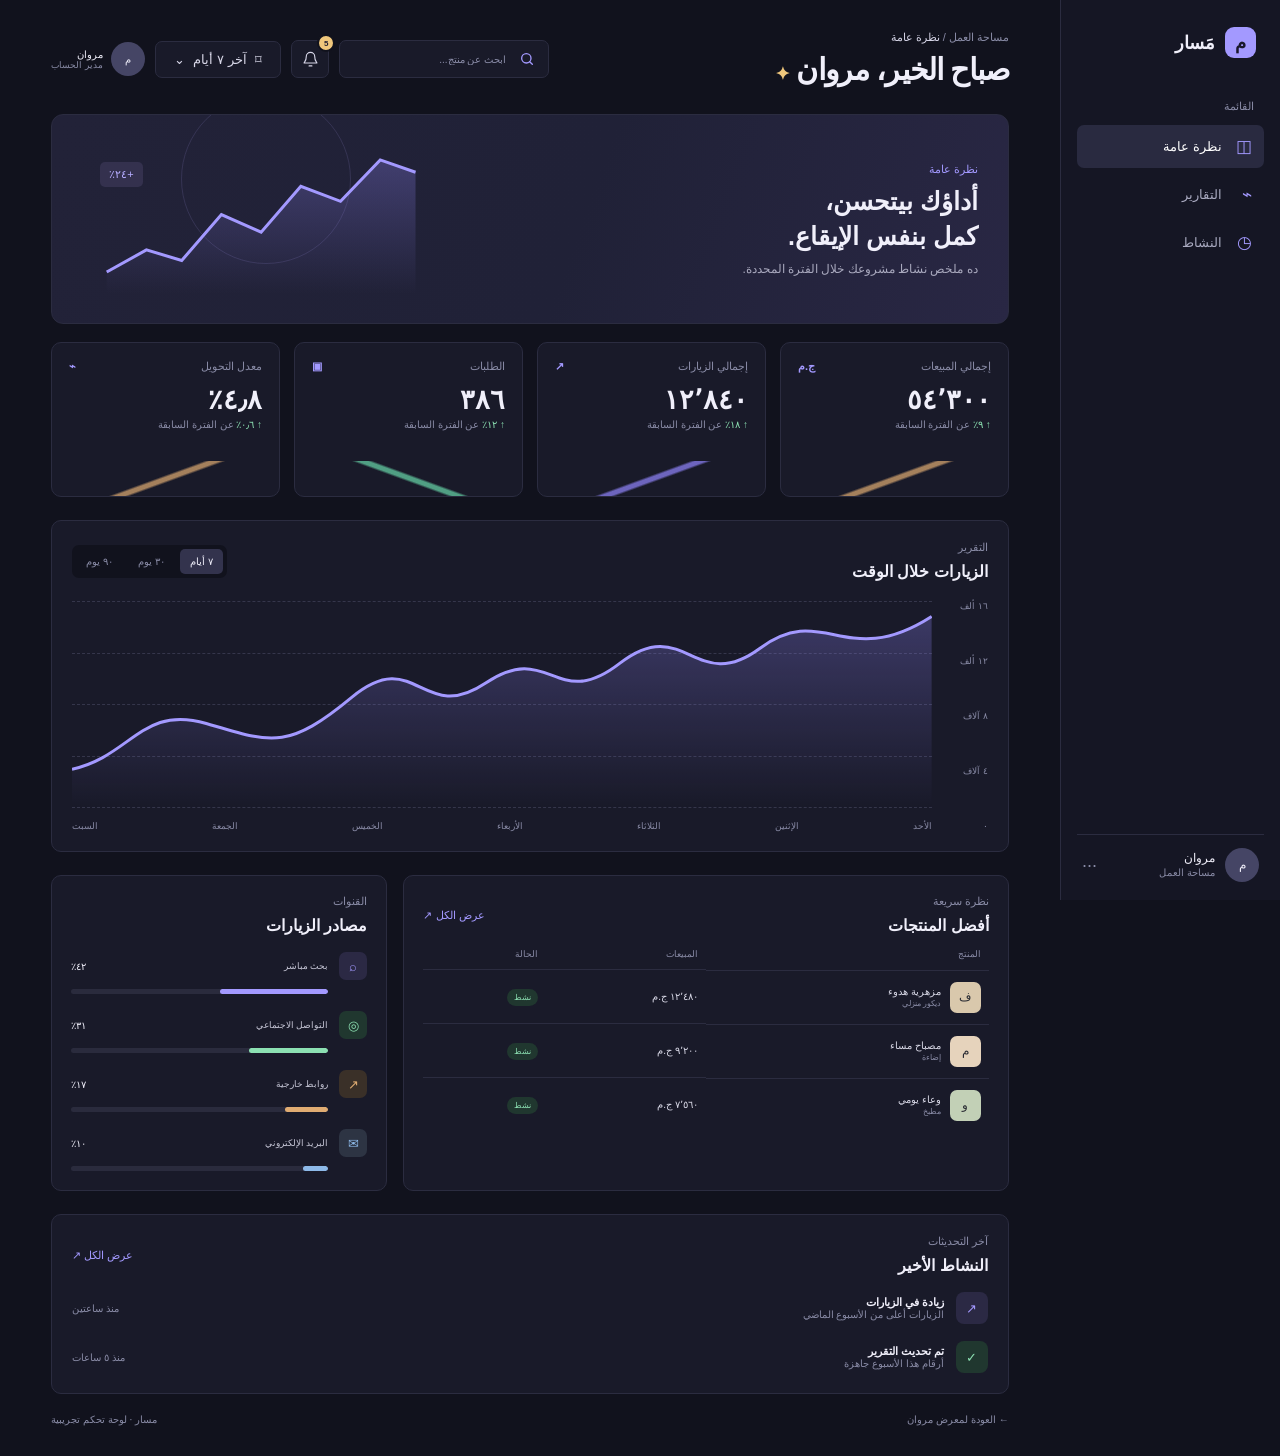
<file: projects/dashboard/index.html>
<!DOCTYPE html>
<html lang="ar" dir="rtl">
<head>
  <meta charset="UTF-8">
  <meta name="viewport" content="width=device-width, initial-scale=1.0">
  <meta name="theme-color" content="#18192b">
  <title>مسار — لوحة الأداء</title>
  <link rel="stylesheet" href="style.css">
  <script src="script.js" defer></script>
</head>
<body>
  <div class="app">
    <aside class="sidebar">
      <a class="brand" href="#overview"><span class="brand-icon">م</span> مَسار</a>
      <p class="side-label">القائمة</p>
      <a class="side-link active" href="#overview"><span>◫</span> نظرة عامة</a>
      <a class="side-link" href="#reports"><span>⌁</span> التقارير</a>
      <a class="side-link" href="#activity"><span>◷</span> النشاط</a>
      <div class="side-bottom"><span class="avatar">م</span><span>مروان<br><small>مساحة العمل</small></span><span class="more">···</span></div>
    </aside>
    <main class="main" id="overview">
      <header class="topbar">
        <div class="page-title"><p class="crumb">مساحة العمل / <b>نظرة عامة</b></p><h1>صباح الخير، مروان <span>✦</span></h1></div>
        <div class="top-actions">
          <form class="search-box" id="product-search" role="search">
            <button class="search-submit" type="submit" aria-label="بحث عن منتج">
              <svg viewBox="0 0 24 24" aria-hidden="true"><circle cx="11" cy="11" r="7"/><path d="m20 20-4-4"/></svg>
            </button>
            <input id="dashboard-search" type="search" placeholder="ابحث عن منتج..." aria-label="ابحث في المنتجات">
          </form>
          <div class="notification-wrap">
            <button class="icon-button notification-button" id="notification-toggle" type="button" aria-label="الإشعارات" aria-expanded="false" aria-controls="notification-menu">
              <svg viewBox="0 0 24 24" aria-hidden="true"><path d="M18 8a6 6 0 0 0-12 0c0 7-3 7-3 9h18c0-2-3-2-3-9M10 21h4"/></svg>
              <span class="notification-badge" id="notification-count" aria-live="polite">5</span>
            </button>
            <div class="notification-menu" id="notification-menu" hidden>
              <div class="notification-menu-head">
                <b>الإشعارات <small id="unread-label"></small></b>
                <button id="mark-all-read" type="button">تحديد الكل كمقروء</button>
              </div>
              <div class="notification-list" id="notification-list" aria-live="polite"></div>
              <p class="notifications-empty" id="notifications-empty" hidden>مفيش إشعارات جديدة.</p>
            </div>
          </div>
          <button class="date-button" type="button"><span aria-hidden="true">⌑</span> آخر ٧ أيام <span aria-hidden="true">⌄</span></button>
          <div class="profile-button"><span class="avatar">م</span><span>مروان<small>مدير الحساب</small></span></div>
        </div>
      </header>
      <section class="summary">
        <div><p class="eyebrow">نظرة عامة</p><h2>أداؤك بيتحسن،<br>كمل بنفس الإيقاع.</h2><p class="summary-copy">ده ملخص نشاط مشروعك خلال الفترة المحددة.</p></div>
        <div class="summary-art" role="img" aria-label="رسم توضيحي لبيانات صاعدة"><div class="art-circle"></div><svg viewBox="0 0 360 170" aria-hidden="true"><path class="area" d="M5 145 50 120 90 132 135 80 180 100 225 48 270 65 315 18 355 32v138H5Z"/><path class="line" d="M5 145 50 120 90 132 135 80 180 100 225 48 270 65 315 18 355 32"/></svg><span>+٢٤٪</span></div>
      </section>
      <section class="metrics" aria-label="مؤشرات الأداء">
        <article class="metric"><div class="metric-top"><span>إجمالي المبيعات</span><b>ج.م</b></div><strong id="revenue">٥٤٬٣٠٠</strong><small class="positive">↑ ٩٪ <span>عن الفترة السابقة</span></small><div class="mini-chart chart-revenue"></div></article>
        <article class="metric"><div class="metric-top"><span>إجمالي الزيارات</span><b>↗</b></div><strong id="visits">١٢٬٨٤٠</strong><small class="positive">↑ ١٨٪ <span>عن الفترة السابقة</span></small><div class="mini-chart chart-one"></div></article>
        <article class="metric"><div class="metric-top"><span>الطلبات</span><b>▣</b></div><strong id="orders">٣٨٦</strong><small class="positive">↑ ١٢٪ <span>عن الفترة السابقة</span></small><div class="mini-chart chart-two"></div></article>
        <article class="metric"><div class="metric-top"><span>معدل التحويل</span><b>⌁</b></div><strong id="conversion">٤٫٨٪</strong><small class="positive">↑ ٠٫٦٪ <span>عن الفترة السابقة</span></small><div class="mini-chart chart-three"></div></article>
      </section>
      <section class="report" id="reports">
        <div class="report-head"><div><p class="eyebrow">التقرير</p><h2>الزيارات خلال الوقت</h2></div><div class="filters" role="group" aria-label="اختيار فترة التقرير"><button class="filter active" data-range="7">٧ أيام</button><button class="filter" data-range="30">٣٠ يوم</button><button class="filter" data-range="90">٩٠ يوم</button></div></div>
        <div class="chart"><div class="chart-labels"><span>١٦ ألف</span><span>١٢ ألف</span><span>٨ آلاف</span><span>٤ آلاف</span><span>٠</span></div><div class="chart-area"><div class="grid-lines"><i></i><i></i><i></i><i></i><i></i></div><svg viewBox="0 0 800 240" preserveAspectRatio="none" aria-label="رسم بياني للزيارات"><defs><linearGradient id="fill" x1="0" x2="0" y1="0" y2="1"><stop offset="0" stop-color="#9589ff" stop-opacity=".28"/><stop offset="1" stop-color="#9589ff" stop-opacity="0"/></linearGradient></defs><path class="chart-fill" d="M0 195C55 180 65 120 125 142S200 174 260 112 325 145 385 95 450 130 510 72 580 110 640 55 720 82 800 18V240H0Z"/><path class="chart-line" d="M0 195C55 180 65 120 125 142S200 174 260 112 325 145 385 95 450 130 510 72 580 110 640 55 720 82 800 18"/></svg><div class="x-labels"><span>الأحد</span><span>الإثنين</span><span>الثلاثاء</span><span>الأربعاء</span><span>الخميس</span><span>الجمعة</span><span>السبت</span></div></div></div>
      </section>
      <section class="widgets-grid">
        <div class="data-panel" id="products">
          <div class="report-head"><div><p class="eyebrow">نظرة سريعة</p><h2>أفضل المنتجات</h2></div><a href="#products">عرض الكل ↗</a></div>
          <div class="table-wrap">
            <table id="products-table">
              <thead><tr><th>المنتج</th><th>المبيعات</th><th>الحالة</th></tr></thead>
              <tbody>
                <tr class="product-row" data-search="مزهرية هدوء ديكور منزلي"><td><span class="table-product vase-thumb">ف</span><span>مزهرية هدوء<small>ديكور منزلي</small></span></td><td>١٢٬٤٨٠ ج.م</td><td><span class="status-tag">نشط</span></td></tr>
                <tr class="product-row" data-search="مصباح مساء إضاءة"><td><span class="table-product lamp-thumb">م</span><span>مصباح مساء<small>إضاءة</small></span></td><td>٩٬٢٠٠ ج.م</td><td><span class="status-tag">نشط</span></td></tr>
                <tr class="product-row" data-search="وعاء يومي مطبخ"><td><span class="table-product bowl-thumb">و</span><span>وعاء يومي<small>مطبخ</small></span></td><td>٧٬٥٦٠ ج.م</td><td><span class="status-tag">نشط</span></td></tr>
                <tr id="no-results" hidden><td colspan="3" class="no-results">مفيش منتج مطابق. جرّب: مزهرية، مصباح، أو وعاء.</td></tr>
              </tbody>
            </table>
          </div>
        </div>
        <div class="data-panel sources-panel">
          <div class="report-head"><div><p class="eyebrow">القنوات</p><h2>مصادر الزيارات</h2></div></div>
          <div class="source-row"><span class="source-icon source-search">⌕</span><span class="source-name">بحث مباشر</span><b>٤٢٪</b><div class="source-track"><i class="source-42"></i></div></div>
          <div class="source-row"><span class="source-icon source-social">◎</span><span class="source-name">التواصل الاجتماعي</span><b>٣١٪</b><div class="source-track"><i class="source-31"></i></div></div>
          <div class="source-row"><span class="source-icon source-referral">↗</span><span class="source-name">روابط خارجية</span><b>١٧٪</b><div class="source-track"><i class="source-17"></i></div></div>
          <div class="source-row"><span class="source-icon source-email">✉</span><span class="source-name">البريد الإلكتروني</span><b>١٠٪</b><div class="source-track"><i class="source-10"></i></div></div>
        </div>
      </section>
      <section class="activity" id="activity"><div class="report-head"><div><p class="eyebrow">آخر التحديثات</p><h2>النشاط الأخير</h2></div><a href="#activity">عرض الكل ↗</a></div><div class="activity-row"><span class="activity-icon purple">↗</span><div><b>زيادة في الزيارات</b><small>الزيارات أعلى من الأسبوع الماضي</small></div><time>منذ ساعتين</time></div><div class="activity-row"><span class="activity-icon green">✓</span><div><b>تم تحديث التقرير</b><small>أرقام هذا الأسبوع جاهزة</small></div><time>منذ ٥ ساعات</time></div></section>
      <footer><a href="../../index.html">← العودة لمعرض مروان</a><span>مسار · لوحة تحكم تجريبية</span></footer>
    </main>
  </div>
</body>
</html>
</file>
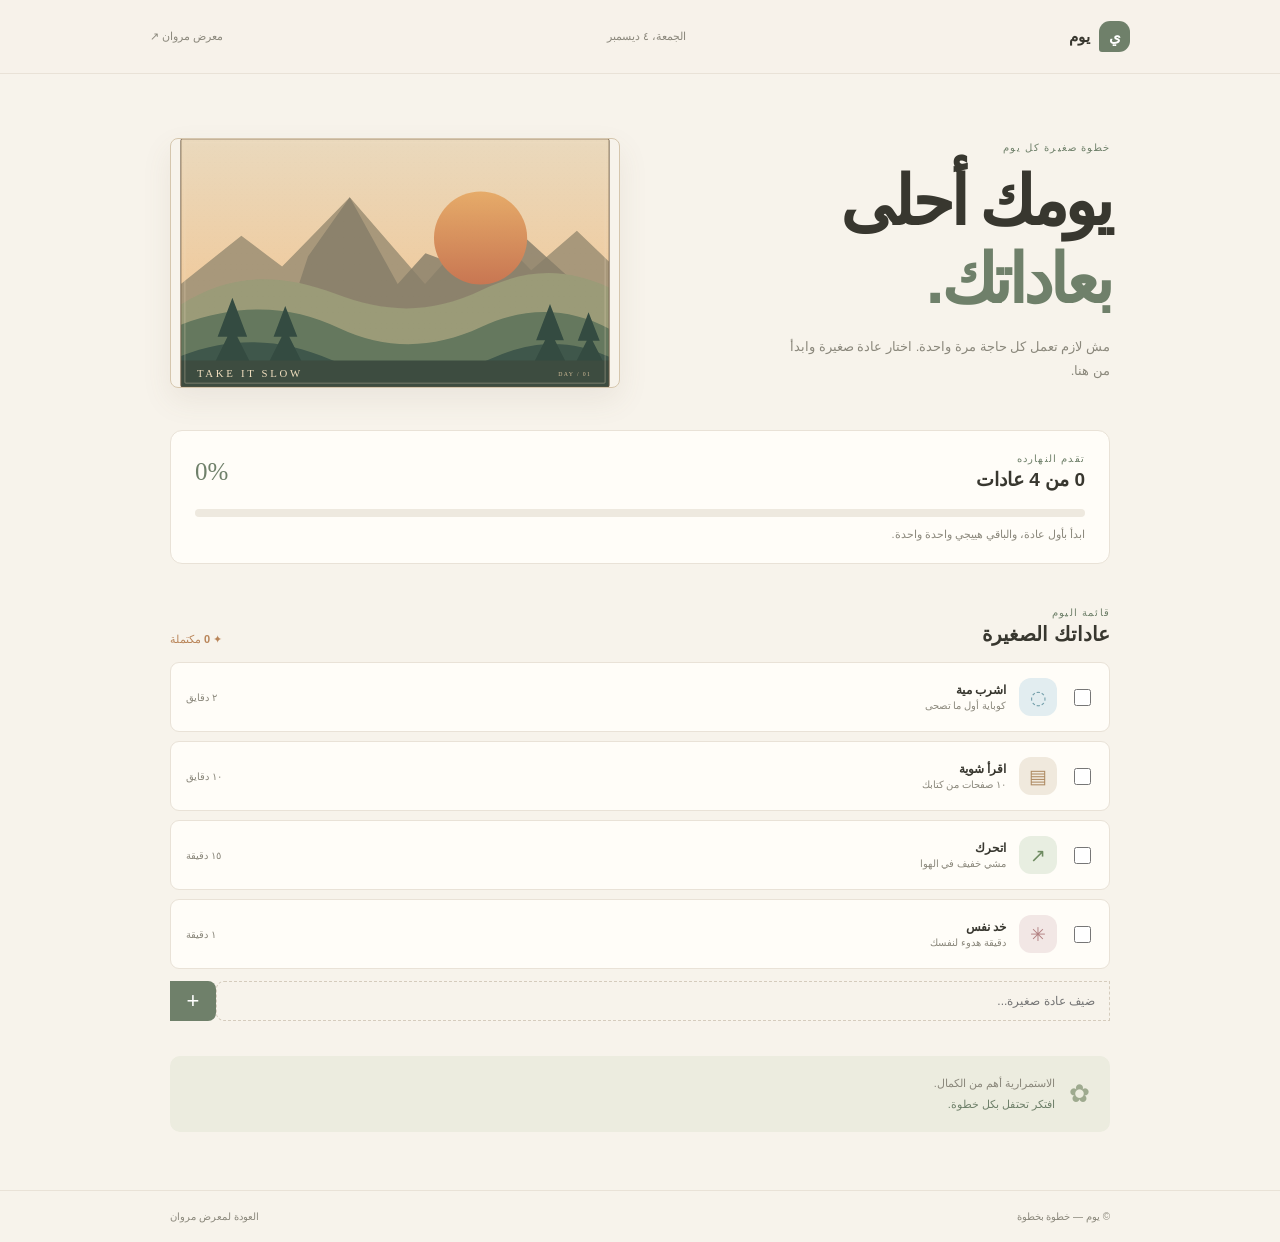
<file: projects/habits/index.html>
<!DOCTYPE html>
<html lang="ar" dir="rtl">
<head>
  <meta charset="UTF-8">
  <meta name="viewport" content="width=device-width, initial-scale=1.0">
  <meta name="theme-color" content="#f5eee4">
  <title>يوم — عادات صغيرة، فرق كبير</title>
  <link rel="stylesheet" href="style.css">
  <script src="script.js" defer></script>
</head>
<body>
  <header class="header">
    <a class="brand" href="#home"><span class="brand-mark">ي</span> يوم</a>
    <span class="date-label" id="today-label">روتينك اليومي</span>
    <a class="back-link" href="../../index.html">معرض مروان ↗</a>
  </header>
  <main id="home">
    <section class="welcome">
      <div>
        <p class="eyebrow">خطوة صغيرة كل يوم</p>
        <h1>يومك أحلى<br><span>بعاداتك.</span></h1>
        <p class="welcome-copy">مش لازم تعمل كل حاجة مرة واحدة. اختار عادة صغيرة وابدأ من هنا.</p>
      </div>
      <img class="sunrise-art" src="images/vintage-sunrise.svg" alt="ملصق كلاسيكي لشروق الشمس فوق الجبال">
    </section>
    <section class="progress-panel" aria-live="polite">
      <div class="progress-copy"><div><p class="eyebrow">تقدم النهارده</p><h2><span id="completed-count">0</span> من <span id="total-count">4</span> عادات</h2></div><strong id="progress-percent">0%</strong></div>
      <div class="progress-track"><span id="progress-fill"></span></div>
      <p class="encouragement" id="encouragement">ابدأ بأول عادة، والباقي هييجي واحدة واحدة.</p>
    </section>
    <section class="habit-section">
      <div class="section-head"><div><p class="eyebrow">قائمة اليوم</p><h2>عاداتك الصغيرة</h2></div><span class="streak">✦ <b id="streak-count">0</b> مكتملة</span></div>
      <div class="habit-list" id="habit-list">
        <label class="habit-card"><input type="checkbox" class="habit-check"><span class="habit-icon water">◌</span><span class="habit-text"><b>اشرب مية</b><small>كوباية أول ما تصحى</small></span><span class="habit-time">٢ دقايق</span></label>
        <label class="habit-card"><input type="checkbox" class="habit-check"><span class="habit-icon read">▤</span><span class="habit-text"><b>اقرأ شوية</b><small>١٠ صفحات من كتابك</small></span><span class="habit-time">١٠ دقايق</span></label>
        <label class="habit-card"><input type="checkbox" class="habit-check"><span class="habit-icon walk">↗</span><span class="habit-text"><b>اتحرك</b><small>مشي خفيف في الهوا</small></span><span class="habit-time">١٥ دقيقة</span></label>
        <label class="habit-card"><input type="checkbox" class="habit-check"><span class="habit-icon calm">✳</span><span class="habit-text"><b>خد نفس</b><small>دقيقة هدوء لنفسك</small></span><span class="habit-time">١ دقيقة</span></label>
      </div>
      <form class="add-form" id="add-form">
        <label class="visually-hidden" for="new-habit">اسم العادة الجديدة</label>
        <input id="new-habit" type="text" maxlength="40" placeholder="ضيف عادة صغيرة..." required>
        <button type="submit" aria-label="إضافة عادة">+</button>
      </form>
    </section>
    <aside class="note"><span>✿</span><p>الاستمرارية أهم من الكمال.<br><b>افتكر تحتفل بكل خطوة.</b></p></aside>
  </main>
  <footer><span>© يوم — خطوة بخطوة</span><a href="../../index.html">العودة لمعرض مروان</a></footer>
</body>
</html>
</file>
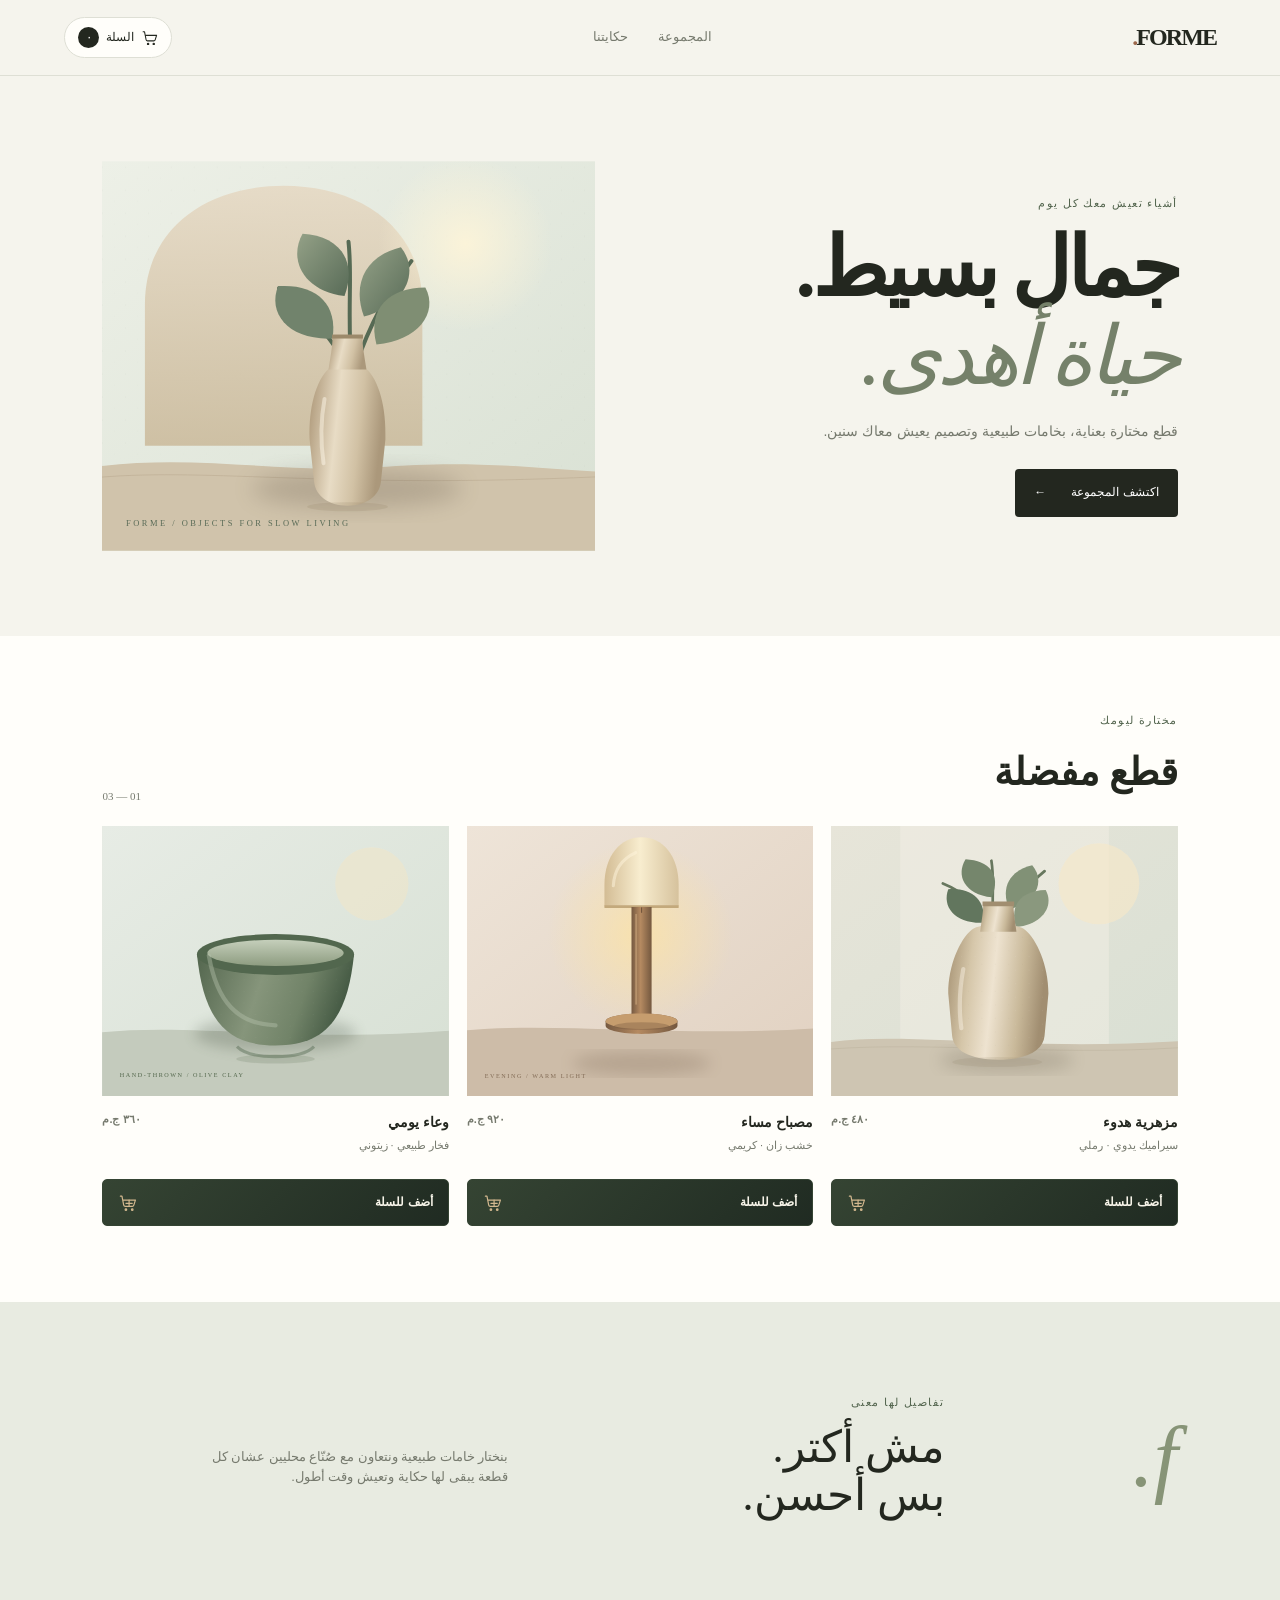
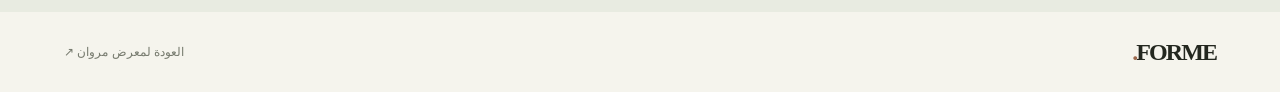
<file: projects/shop/index.html>
<!DOCTYPE html>
<html lang="ar" dir="rtl">
<head>
  <meta charset="UTF-8">
  <meta name="viewport" content="width=device-width, initial-scale=1.0">
  <meta name="theme-color" content="#e6eadf">
  <title>فورم — أشياء للبيت</title>
  <link rel="stylesheet" href="style.css">
  <script src="script.js" defer></script>
</head>
<body>
  <header class="site-header">
    <a class="wordmark" href="#home">FORME<span>.</span></a>
    <nav aria-label="القائمة الرئيسية">
      <a href="#collection">المجموعة</a>
      <a href="#story">حكايتنا</a>
    </nav>
    <button class="cart-button" id="open-cart" type="button" aria-label="فتح سلة المشتريات" aria-haspopup="dialog" aria-controls="cart-dialog">
      <svg viewBox="0 0 24 24" aria-hidden="true"><path d="M3 4h2l2.2 11.2a2 2 0 0 0 2 1.6h8.9a2 2 0 0 0 1.9-1.4L22 9H7"/><circle cx="10" cy="21" r="1"/><circle cx="18" cy="21" r="1"/></svg>
      السلة <span id="cart-count">0</span>
    </button>
  </header>
  <main>
    <section class="hero" id="home">
      <div class="hero-copy">
        <p class="eyebrow">أشياء تعيش معك كل يوم</p>
        <h1>جمال بسيط.<br><em>حياة أهدى.</em></h1>
        <p class="intro">قطع مختارة بعناية، بخامات طبيعية وتصميم يعيش معاك سنين.</p>
        <a class="button" href="#collection">اكتشف المجموعة <span aria-hidden="true">←</span></a>
      </div>
      <img class="hero-art" src="images/hero-still-life.svg" alt="تكوين هادئ لمزهرية خزفية ونبات">
    </section>
    <section class="collection" id="collection">
      <div class="section-title"><div><p class="eyebrow">مختارة ليومك</p><h2>قطع مفضلة</h2></div><span>01 — 03</span></div>
      <div class="products">
        <article class="product">
          <div class="product-art"><img src="images/vase.svg" alt="مزهرية هدوء من السيراميك الرملي"></div>
          <div class="product-info"><div><h3>مزهرية هدوء</h3><p>سيراميك يدوي · رملي</p></div><strong>٤٨٠ ج.م</strong></div>
          <button class="add-button" type="button" data-product-id="vase"><span>أضف للسلة</span><svg viewBox="0 0 24 24" aria-hidden="true"><path d="M3 4h2l2.2 11.2a2 2 0 0 0 2 1.6h8.9a2 2 0 0 0 1.9-1.4L22 9H7"/><path d="M10 13h8M14 9v8"/><circle cx="10" cy="21" r="1"/><circle cx="18" cy="21" r="1"/></svg></button>
        </article>
        <article class="product">
          <div class="product-art"><img src="images/lamp.svg" alt="مصباح مساء بإضاءة دافئة وقاعدة خشبية"></div>
          <div class="product-info"><div><h3>مصباح مساء</h3><p>خشب زان · كريمي</p></div><strong>٩٢٠ ج.م</strong></div>
          <button class="add-button" type="button" data-product-id="lamp"><span>أضف للسلة</span><svg viewBox="0 0 24 24" aria-hidden="true"><path d="M3 4h2l2.2 11.2a2 2 0 0 0 2 1.6h8.9a2 2 0 0 0 1.9-1.4L22 9H7"/><path d="M10 13h8M14 9v8"/><circle cx="10" cy="21" r="1"/><circle cx="18" cy="21" r="1"/></svg></button>
        </article>
        <article class="product">
          <div class="product-art"><img src="images/bowl.svg" alt="وعاء يومي مصنوع يدويًا بلون زيتوني"></div>
          <div class="product-info"><div><h3>وعاء يومي</h3><p>فخار طبيعي · زيتوني</p></div><strong>٣٦٠ ج.م</strong></div>
          <button class="add-button" type="button" data-product-id="bowl"><span>أضف للسلة</span><svg viewBox="0 0 24 24" aria-hidden="true"><path d="M3 4h2l2.2 11.2a2 2 0 0 0 2 1.6h8.9a2 2 0 0 0 1.9-1.4L22 9H7"/><path d="M10 13h8M14 9v8"/><circle cx="10" cy="21" r="1"/><circle cx="18" cy="21" r="1"/></svg></button>
        </article>
      </div>
    </section>
    <section class="story" id="story">
      <span class="story-mark">f.</span>
      <div><p class="eyebrow">تفاصيل لها معنى</p><h2>مش أكتر.<br>بس أحسن.</h2></div>
      <p>بنختار خامات طبيعية ونتعاون مع صُنّاع محليين عشان كل قطعة يبقى لها حكاية وتعيش وقت أطول.</p>
    </section>
  </main>
  <footer><a class="wordmark" href="#home">FORME<span>.</span></a><a href="../../index.html">العودة لمعرض مروان ↗</a></footer>
  <dialog class="cart-dialog" id="cart-dialog" aria-labelledby="cart-title">
    <div class="cart-head">
      <div><p class="eyebrow">FORME / BAG</p><h2 id="cart-title">سلة مشترياتك <span id="cart-item-label">0 منتجات</span></h2></div>
      <button class="close-cart" id="close-cart" type="button" aria-label="إغلاق السلة"><svg viewBox="0 0 24 24" aria-hidden="true"><path d="m6 6 12 12M18 6 6 18"/></svg></button>
    </div>
    <div class="cart-content">
      <div class="cart-empty" id="cart-empty">
        <svg viewBox="0 0 24 24" aria-hidden="true"><path d="M3 4h2l2.2 11.2a2 2 0 0 0 2 1.6h8.9a2 2 0 0 0 1.9-1.4L22 9H7"/><circle cx="10" cy="21" r="1"/><circle cx="18" cy="21" r="1"/></svg>
        <h3>سلتك لسه فاضية</h3><p>اختار قطعة تحبها وهنضيفها هنا.</p>
        <button id="continue-shopping" type="button">اكتشف المجموعة <span>←</span></button>
      </div>
      <div class="cart-items" id="cart-items"></div>
    </div>
    <div class="cart-footer" id="cart-footer" hidden>
      <div class="shipping-note"><span>✦</span> الشحن بيتحدد عند تأكيد العنوان</div>
      <div class="cart-total"><span>الإجمالي</span><strong id="cart-total">0 ج.م</strong></div>
      <button class="checkout-button" id="checkout-button" type="button">
        إتمام الطلب عبر واتساب
        <svg viewBox="0 0 24 24" aria-hidden="true"><path d="M5 12h14M13 6l6 6-6 6"/></svg>
      </button>
      <button class="clear-cart" id="clear-cart" type="button">إفراغ السلة</button>
    </div>
  </dialog>
  <p class="toast" id="toast" role="status" aria-live="polite"></p>
</body>
</html>
</file>
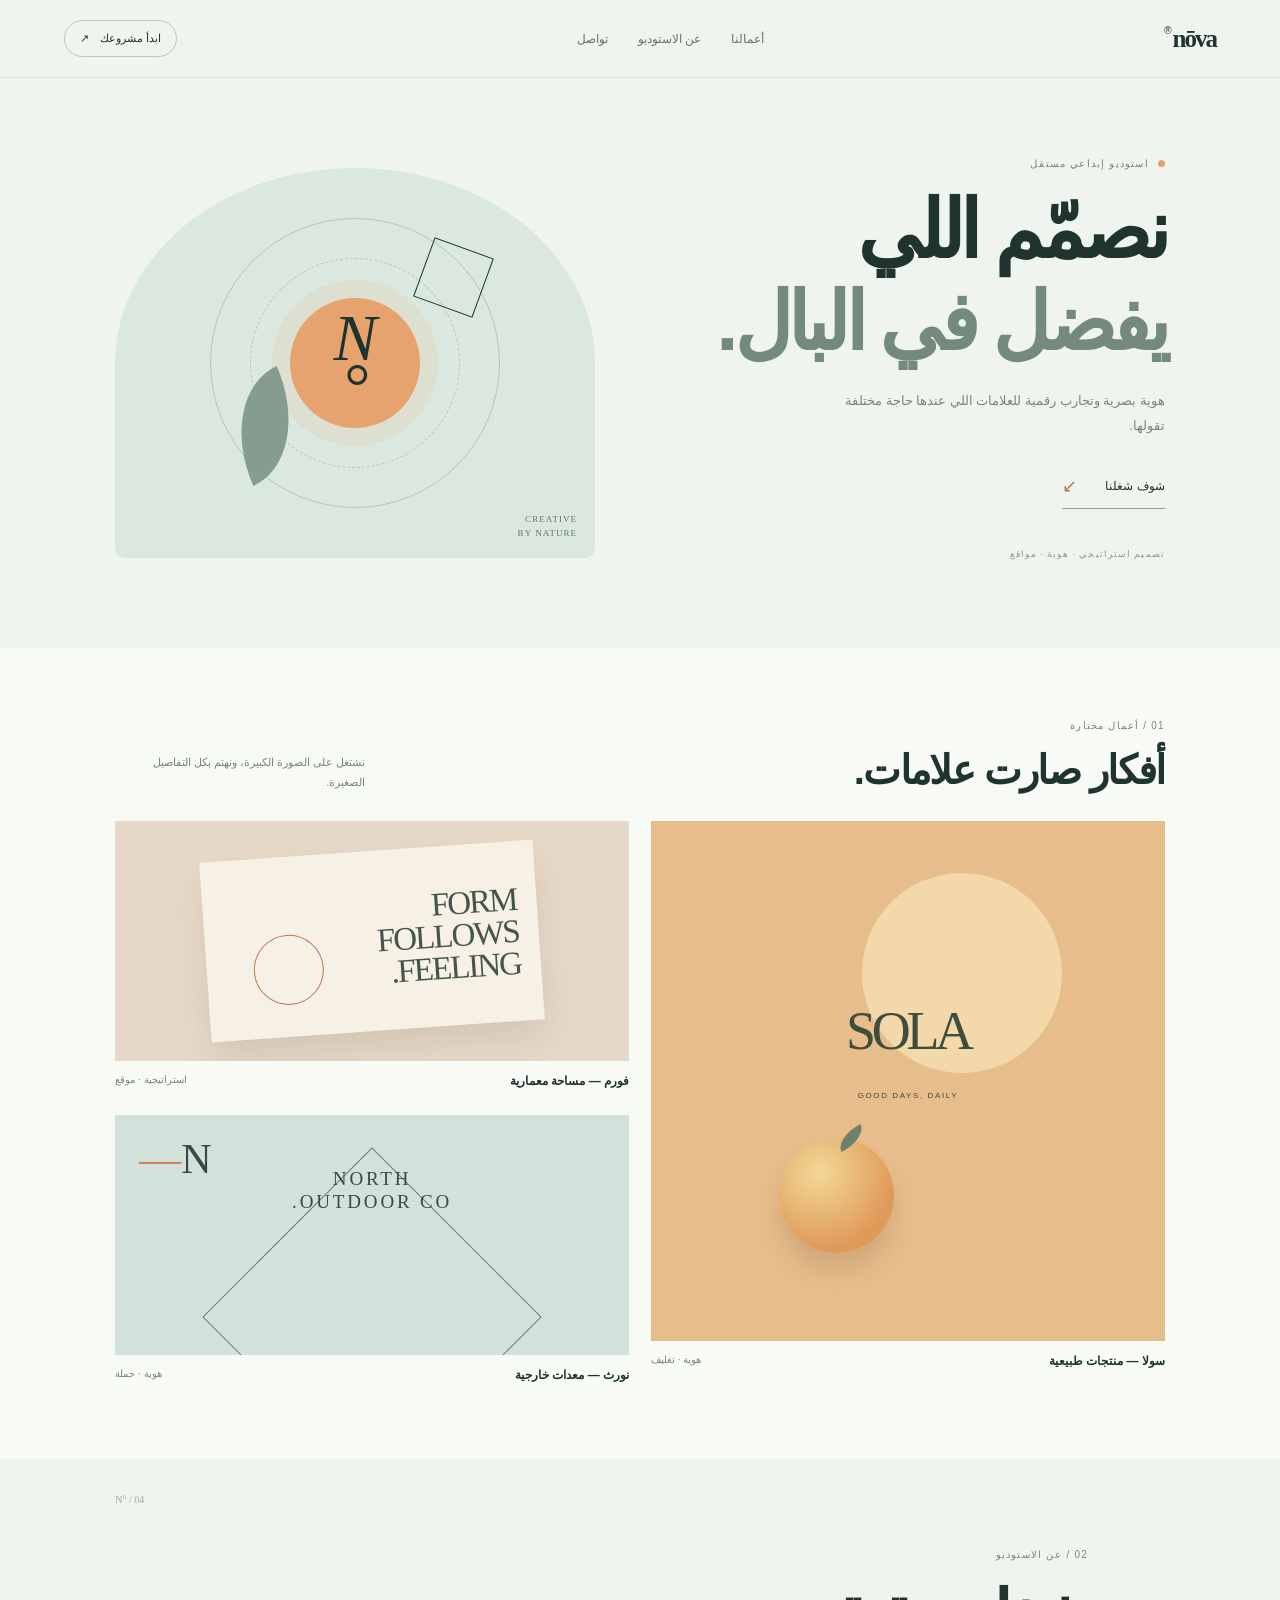
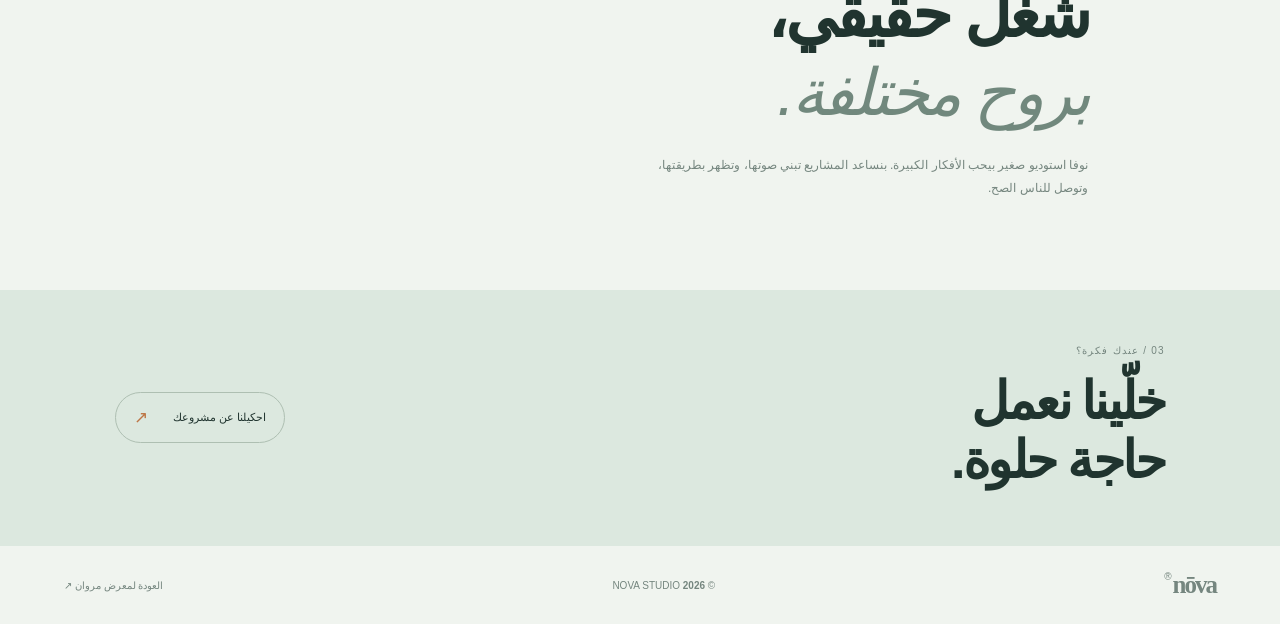
<file: projects/studio/index.html>
<!DOCTYPE html>
<html lang="ar" dir="rtl">
<head>
  <meta charset="UTF-8">
  <meta name="viewport" content="width=device-width, initial-scale=1.0">
  <meta name="theme-color" content="#e9f2ee">
  <title>نوفا — استوديو تصميم</title>
  <link rel="stylesheet" href="style.css">
  <script src="script.js" defer></script>
</head>
<body>
  <header class="header">
    <a class="logo" href="#home">nōva<span>®</span></a>
    <button class="menu-toggle" id="menu-toggle" type="button" aria-expanded="false" aria-controls="main-nav">القائمة <b>☰</b></button>
    <nav id="main-nav" aria-label="القائمة الرئيسية">
      <a href="#work">أعمالنا</a><a href="#about">عن الاستوديو</a><a href="#contact">تواصل</a>
    </nav>
    <a class="header-cta" href="#contact">ابدأ مشروعك <span>↗</span></a>
  </header>
  <main>
    <section class="hero" id="home">
      <div class="hero-copy">
        <p class="eyebrow"><i></i> استوديو إبداعي مستقل</p>
        <h1>نصمّم اللي<br><span>يفضل في البال.</span></h1>
        <p class="hero-description">هوية بصرية وتجارب رقمية للعلامات اللي عندها حاجة مختلفة تقولها.</p>
        <a class="round-link" href="#work">شوف شغلنا <span>↙</span></a>
        <p class="hero-note">تصميم استراتيجي · هوية · مواقع</p>
      </div>
      <div class="hero-art" role="img" aria-label="أشكال تجريدية وهوية استوديو نوفا">
        <div class="art-orbit orbit-one"></div><div class="art-orbit orbit-two"></div>
        <div class="art-sun"></div><div class="art-shape shape-square"></div><div class="art-shape shape-petal"></div>
        <span class="art-word">N<br>°</span><span class="art-caption">CREATIVE<br>BY NATURE</span>
      </div>
    </section>
    <section class="work" id="work">
      <div class="section-top"><div><p class="eyebrow">01 / أعمال مختارة</p><h2>أفكار صارت علامات.</h2></div><p>نشتغل على الصورة الكبيرة، ونهتم بكل التفاصيل الصغيرة.</p></div>
      <div class="work-grid">
        <article class="work-card card-citrus"><div class="work-image"><div class="citrus-sun"></div><span class="citrus-word">SOLA<br><small>GOOD DAYS, DAILY</small></span><i class="citrus-fruit"></i></div><div class="work-caption"><h3>سولا — منتجات طبيعية</h3><span>هوية · تغليف</span></div></article>
        <article class="work-card card-form"><div class="work-image"><div class="form-poster"><span>FORM<br>FOLLOWS<br>FEELING.</span><i></i></div></div><div class="work-caption"><h3>فورم — مساحة معمارية</h3><span>استراتيجية · موقع</span></div></article>
        <article class="work-card card-north"><div class="work-image"><div class="north-mark">N<span>—</span></div><p>NORTH<br>OUTDOOR CO.</p><i class="north-mountain"></i></div><div class="work-caption"><h3>نورث — معدات خارجية</h3><span>هوية · حملة</span></div></article>
      </div>
    </section>
    <section class="about" id="about"><span class="about-number">N° / 04</span><p class="eyebrow">02 / عن الاستوديو</p><h2>شغل حقيقي،<br><em>بروح مختلفة.</em></h2><p class="about-text">نوفا استوديو صغير بيحب الأفكار الكبيرة. بنساعد المشاريع تبني صوتها، وتظهر بطريقتها، وتوصل للناس الصح.</p></section>
    <section class="contact" id="contact"><div><p class="eyebrow">03 / عندك فكرة؟</p><h2>خلّينا نعمل<br>حاجة حلوة.</h2></div><a href="../../contact.html">احكيلنا عن مشروعك <span>↗</span></a></section>
  </main>
  <footer><a class="logo" href="#home">nōva<span>®</span></a><span>© <b id="year"></b> NOVA STUDIO</span><a href="../../index.html">العودة لمعرض مروان ↗</a></footer>
</body>
</html>
</file>
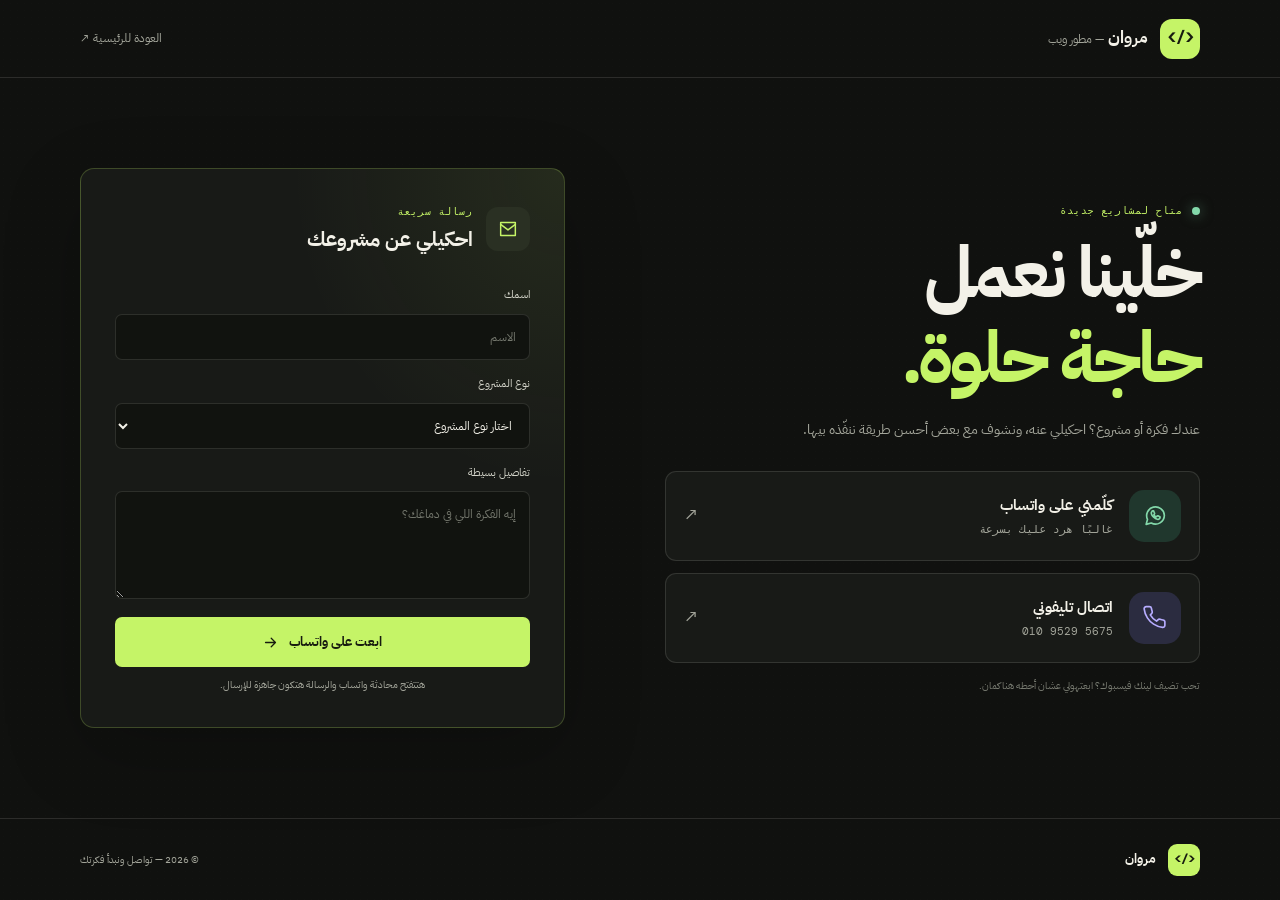
<file: contact.html>
<!DOCTYPE html>
<html lang="ar" dir="rtl">
<head>
  <meta charset="UTF-8">
  <meta name="viewport" content="width=device-width, initial-scale=1.0">
  <meta name="theme-color" content="#10110f">
  <meta name="description" content="تواصل مع مروان لمناقشة مشروعك القادم.">
  <title>التواصل | مروان</title>
  <link rel="preconnect" href="https://fonts.googleapis.com">
  <link rel="preconnect" href="https://fonts.gstatic.com" crossorigin>
  <link href="https://fonts.googleapis.com/css2?family=DM+Mono:wght@400;500&family=IBM+Plex+Sans+Arabic:wght@400;500;600;700&display=swap" rel="stylesheet">
  <link rel="stylesheet" href="contact.css">
  <script src="contact.js" defer></script>
</head>
<body>
  <header class="topbar">
    <a class="brand" href="index.html">
      <span class="brand-mark">&lt;/&gt;</span>
      <span>مروان <small>— مطور ويب</small></span>
    </a>
    <a class="back-link" href="index.html">العودة للرئيسية <span aria-hidden="true">↗</span></a>
  </header>
  <main>
    <section class="contact-hero">
      <div class="intro">
        <p class="eyebrow"><span class="status-dot"></span> متاح لمشاريع جديدة</p>
        <h1>خلّينا نعمل<br><span>حاجة حلوة.</span></h1>
        <p class="description">عندك فكرة أو مشروع؟ احكيلي عنه، ونشوف مع بعض أحسن طريقة ننفّذه بيها.</p>
        <div class="contact-options">
          <a class="contact-option whatsapp" href="https://wa.me/201095295675?text=%D8%A3%D9%87%D9%84%D8%A7%20%D9%85%D8%B1%D9%88%D8%A7%D9%86%D8%8C%20%D8%B9%D9%86%D8%AF%D9%8A%20%D9%85%D8%B4%D8%B1%D9%88%D8%B9%20%D8%AD%D8%A7%D8%A8%D8%A8%20%D8%A3%D8%AA%D9%83%D9%84%D9%85%20%D9%85%D8%B9%D8%A7%D9%83%20%D8%B9%D9%86%D9%87." target="_blank" rel="noreferrer">
            <span class="option-icon" aria-hidden="true">
              <svg viewBox="0 0 24 24"><path d="M20.5 11.7a8.5 8.5 0 0 1-12.6 7.5L3 20.5l1.3-4.7a8.5 8.5 0 1 1 16.2-4.1Z"/><path d="M8.5 8.2c.3-.6.6-.6.9-.6h.5c.2 0 .4.1.5.4l.7 1.7c.1.2.1.4 0 .6l-.5.6c-.2.2-.2.4 0 .6.4.7 1.1 1.4 1.8 1.8.2.1.4.1.6-.1l.7-.8c.2-.2.4-.2.7-.1l1.6.8c.3.1.4.3.4.5 0 .3-.2 1.1-.7 1.5-.5.5-1.2.7-2 .5-1-.2-2.2-.8-3.5-2-1.1-1-2-2.3-2.2-3.4-.2-.9.1-1.6.5-2Z"/></svg>
            </span>
            <span><b>كلّمني على واتساب</b><small>غالبًا هرد عليك بسرعة</small></span>
            <span class="option-arrow" aria-hidden="true">↗</span>
          </a>
          <a class="contact-option phone" href="tel:+201095295675">
            <span class="option-icon" aria-hidden="true">
              <svg viewBox="0 0 24 24"><path d="M21 16.5v3a2 2 0 0 1-2.2 2 19.8 19.8 0 0 1-8.6-3.1 19.4 19.4 0 0 1-6-6A19.8 19.8 0 0 1 1.1 3.8 2 2 0 0 1 3.1 1.6h3a2 2 0 0 1 2 1.7c.1 1 .4 1.9.7 2.8a2 2 0 0 1-.5 2.1L7 9.5a16 16 0 0 0 6 6l1.3-1.3a2 2 0 0 1 2.1-.5c.9.3 1.8.6 2.8.7a2 2 0 0 1 1.8 2.1Z"/></svg>
            </span>
            <span><b>اتصال تليفوني</b><small dir="ltr">010 9529 5675</small></span>
            <span class="option-arrow" aria-hidden="true">↗</span>
          </a>
        </div>
        <p class="facebook-note">تحب تضيف لينك فيسبوك؟ ابعتهولي عشان أحطه هنا كمان.</p>
      </div>
      <div class="message-card">
        <div class="card-heading">
          <span class="card-icon" aria-hidden="true">
            <svg viewBox="0 0 24 24"><path d="M4 5h16v14H4z"/><path d="m4 7 8 6 8-6"/></svg>
          </span>
          <div><p class="eyebrow">رسالة سريعة</p><h2>احكيلي عن مشروعك</h2></div>
        </div>
        <form id="contact-form">
          <label for="name">اسمك</label>
          <input id="name" name="name" type="text" placeholder="الاسم" autocomplete="name" required>
          <label for="project-type">نوع المشروع</label>
          <select id="project-type" name="project" required>
            <option value="" selected disabled>اختار نوع المشروع</option>
            <option>موقع شخصي أو بورتفوليو</option>
            <option>متجر إلكتروني</option>
            <option>لوحة تحكم أو تطبيق ويب</option>
            <option>مشروع تاني</option>
          </select>
          <label for="message">تفاصيل بسيطة</label>
          <textarea id="message" name="message" rows="4" placeholder="إيه الفكرة اللي في دماغك؟" required></textarea>
          <button type="submit">
            ابعت على واتساب
            <svg viewBox="0 0 24 24" aria-hidden="true"><path d="M5 12h14M13 6l6 6-6 6"/></svg>
          </button>
          <p class="form-note">هتتفتح محادثة واتساب والرسالة هتكون جاهزة للإرسال.</p>
        </form>
      </div>
    </section>
  </main>
  <footer>
    <a class="brand" href="index.html"><span class="brand-mark">&lt;/&gt;</span><span>مروان</span></a>
    <span>© <span id="year"></span> — تواصل ونبدأ فكرتك</span>
  </footer>
</body>
</html>
</file>
<file: projects/dashboard/style.css>
* { box-sizing: border-box; }
:root { color-scheme: dark; --bg: #11121d; --panel: #191a29; --panel-2: #202136; --line: #2b2c40; --text: #f0effa; --muted: #898ba6; --purple: #a399ff; --green: #8ce0b2; }
body { margin: 0; overflow-x: hidden; background: var(--bg); color: var(--text); font-family: "Segoe UI",Tahoma,sans-serif; font-size: 13px; }
a { color: inherit; text-decoration: none; }
button { font: inherit; }
.app { display: grid; width: 100%; min-height: 100vh; grid-template-columns: 220px minmax(0,1fr); }
.sidebar { position: sticky; top: 0; display: flex; height: 100vh; flex-direction: column; padding: 27px 16px 18px; border-left: 1px solid var(--line); background: #151624; }
.brand { display: flex; align-items: center; gap: 10px; padding: 0 8px; font-size: 18px; font-weight: 700; }
.brand-icon { display: grid; width: 31px; height: 31px; place-items: center; border-radius: 9px; background: var(--purple); color: #19172c; }
.side-label { margin: 42px 10px 12px; color: var(--muted); font-size: 11px; }
.side-link { display: flex; align-items: center; gap: 12px; margin-bottom: 5px; padding: 11px 12px; border-radius: 7px; color: #a9aac0; }
.side-link span { width: 18px; color: var(--purple); font-size: 17px; }
.side-link.active,.side-link:hover { background: #292a40; color: white; }
.side-bottom { display: flex; align-items: center; gap: 10px; margin-top: auto; padding: 13px 5px 0; border-top: 1px solid var(--line); font-size: 12px; }
.avatar { display: grid; width: 34px; height: 34px; place-items: center; border-radius: 50%; background: #454565; }
.side-bottom small { color: var(--muted); font-size: 10px; }
.more { margin-right: auto; color: var(--muted); font-size: 18px; }
.main { width: 100%; min-width: 0; margin: 0; padding: 31px clamp(20px,4vw,55px); }
.topbar,.report-head { display: flex; align-items: center; justify-content: space-between; gap: 18px; }
.topbar { min-width: 0; }
.top-actions { display: flex; align-items: center; gap: 10px; }
.search-box { display: flex; width: min(210px,20vw); min-width: 145px; height: 38px; align-items: center; gap: 8px; padding: 0 10px; border: 1px solid var(--line); border-radius: 7px; background: var(--panel); transition: border-color .2s ease, box-shadow .2s ease; cursor: text; }
.search-box:focus-within { border-color: var(--purple); box-shadow: 0 0 0 3px #9589ff22; }
.search-submit { display: grid; width: 22px; height: 100%; flex: 0 0 auto; place-items: center; padding: 0; border: 0; background: transparent; color: var(--purple); cursor: pointer; }
.search-submit svg { width: 16px; height: 16px; fill: none; stroke: currentColor; stroke-width: 2; stroke-linecap: round; }
.search-box input { width: 100%; min-width: 0; border: 0; outline: 0; background: transparent; color: var(--text); font: inherit; font-size: 10px; }
.search-box input::placeholder { color: var(--muted); }
.notification-wrap { position: relative; }
.icon-button { position: relative; display: grid; width: 38px; height: 38px; place-items: center; border: 1px solid var(--line); border-radius: 7px; background: var(--panel); color: #d7d6e8; cursor: pointer; }
.icon-button svg { width: 17px; height: 17px; fill: none; stroke: currentColor; stroke-width: 1.6; stroke-linecap: round; stroke-linejoin: round; }
.notification-badge { position: absolute; top: -7px; right: -7px; display: grid; min-width: 18px; height: 18px; place-items: center; padding-inline: 4px; border: 2px solid var(--bg); border-radius: 20px; background: #f0c77c; color: #242132; font-size: 8px; font-weight: 700; }
.notification-badge[hidden] { display: none; }
.notification-menu { position: absolute; z-index: 5; top: 45px; right: 0; width: min(340px,calc(100vw - 32px)); max-height: min(430px,72vh); overflow-y: auto; border: 1px solid var(--line); border-radius: 9px; background: #202136; box-shadow: 0 12px 30px #0005; }
.notification-menu[hidden] { display: none; }
.notification-menu-head { position: sticky; z-index: 1; top: 0; display: flex; align-items: center; justify-content: space-between; gap: 10px; padding: 14px 15px; border-bottom: 1px solid var(--line); background: #202136; }
.notification-menu-head b { font-size: 12px; }
.notification-menu-head small { margin-right: 4px; color: var(--muted); font-size: 9px; font-weight: 400; }
.notification-menu-head button { padding: 5px 7px; border: 0; border-radius: 4px; background: transparent; color: var(--purple); font: inherit; font-size: 9px; cursor: pointer; }
.notification-menu-head button:hover { background: #2b2c40; }
.notification-menu-head button:disabled { opacity: .45; cursor: default; }
.notification-list { display: grid; padding: 5px 9px; }
.notification-item { display: grid; width: 100%; grid-template-columns: 31px minmax(0,1fr) 7px; align-items: start; gap: 10px; padding: 11px 7px; border: 0; border-bottom: 1px solid #303146; background: transparent; color: inherit; text-align: right; cursor: pointer; }
.notification-item:last-child { border-bottom: 0; }
.notification-item:hover,.notification-item.unread { background: #26273c; }
.notification-icon { display: grid; width: 30px; height: 30px; place-items: center; border-radius: 8px; background: #302e4d; color: var(--purple); font-size: 13px; }
.notification-icon.green { background: #20372f; color: var(--green); }
.notification-icon.gold { background: #3a3028; color: #e0ac72; }
.notification-copy { min-width: 0; }
.notification-copy strong,.notification-copy small { display: block; }
.notification-copy strong { margin-bottom: 2px; font-size: 10px; font-weight: 600; }
.notification-copy p { margin: 0; color: #a9a9be; font-size: 9px; line-height: 1.5; }
.notification-copy small { margin-top: 4px; color: var(--muted); font-size: 8px; }
.unread-dot { width: 6px; height: 6px; margin-top: 5px; border-radius: 50%; background: #f0c77c; }
.notification-item:not(.unread) .unread-dot { visibility: hidden; }
.notifications-empty { margin: 0; padding: 20px 15px; color: var(--muted); font-size: 10px; text-align: center; }
.notifications-empty[hidden] { display: none; }
.profile-button { display: flex; align-items: center; gap: 8px; font-size: 10px; white-space: nowrap; }
.profile-button small { display: block; color: var(--muted); font-size: 9px; }
.profile-button .avatar { width: 34px; height: 34px; }
.crumb,.eyebrow { margin: 0 0 8px; color: var(--muted); font-size: 11px; }
.crumb b { color: #d7d6e8; font-weight: 500; }
h1 { margin: 0; font-size: clamp(22px,3vw,30px); letter-spacing: -.03em; }
h1 span { color: #f0c77c; font-size: 18px; }
.date-button { padding: 10px 13px; border: 1px solid var(--line); border-radius: 7px; background: var(--panel); color: #d9d8e9; }
.date-button span { margin-inline: 5px; }
.summary { position: relative; display: flex; min-height: 210px; align-items: center; justify-content: space-between; gap: 25px; margin-top: 27px; padding: 24px 30px; overflow: hidden; border: 1px solid var(--line); border-radius: 12px; background: linear-gradient(110deg,#222238,#202137 55%,#292744); }
.summary .eyebrow { color: var(--purple); }
.summary h2 { margin: 0 0 8px; font-size: 25px; line-height: 1.4; }
.summary-copy { margin: 0; color: #a9a9be; font-size: 12px; }
.summary-art { position: relative; width: 40%; min-width: 250px; height: 150px; }
.summary-art svg { position: absolute; right: 0; bottom: 0; width: 100%; height: 100%; overflow: visible; }
.summary-art .area { fill: url(#fill); }
.summary-art .line { fill: none; stroke: var(--purple); stroke-width: 3; vector-effect: non-scaling-stroke; }
.summary-art span { position: absolute; top: 18px; left: 18px; padding: 6px 9px; border-radius: 5px; background: #34314e; color: #b6adff; font-size: 11px; }
.art-circle { position: absolute; top: -50px; right: 25%; width: 170px; height: 170px; border: 1px solid #6c659d44; border-radius: 50%; }
.metrics { display: grid; grid-template-columns: repeat(4,minmax(0,1fr)); gap: 14px; margin-top: 18px; }
.metric { position: relative; min-height: 155px; padding: 17px; overflow: hidden; border: 1px solid var(--line); border-radius: 10px; background: var(--panel); }
.metric-top { display: flex; justify-content: space-between; color: var(--muted); font-size: 11px; }
.metric-top b { color: var(--purple); }
.metric strong { display: block; margin-top: 11px; font-size: 27px; }
.metric small { color: var(--green); font-size: 10px; }
.metric small span { color: var(--muted); }
.mini-chart { position: absolute; right: 0; bottom: 0; left: 0; height: 35px; opacity: .7; background: linear-gradient(160deg,transparent 47%,#9286ff 49%,#9286ff 52%,transparent 54%); }
.chart-two { background: linear-gradient(20deg,transparent 47%,#68d8aa 49%,#68d8aa 52%,transparent 54%); }
.chart-three { background: linear-gradient(160deg,transparent 47%,#e0ac72 49%,#e0ac72 52%,transparent 54%); }
.chart-revenue { background: linear-gradient(160deg,transparent 47%,#e0ac72 49%,#e0ac72 52%,transparent 54%); }
.report,.activity { margin-top: 23px; padding: 20px; border: 1px solid var(--line); border-radius: 10px; background: var(--panel); }
.report-head h2 { margin: 0; font-size: 16px; }
.report-head a { color: var(--purple); font-size: 11px; }
.filters { display: flex; gap: 5px; padding: 4px; border-radius: 7px; background: var(--bg); }
.filter { padding: 7px 10px; border: 0; border-radius: 5px; background: transparent; color: var(--muted); font-size: 10px; cursor: pointer; }
.filter.active { background: #33334d; color: var(--text); }
.chart { display: grid; grid-template-columns: 46px 1fr; gap: 10px; height: 230px; margin-top: 20px; }
.chart-labels { display: flex; flex-direction: column; justify-content: space-between; color: var(--muted); font-size: 9px; }
.chart-area { position: relative; min-width: 0; }
.grid-lines { position: absolute; inset: 0 0 23px; display: flex; flex-direction: column; justify-content: space-between; }
.grid-lines i { border-top: 1px dashed #35364b; }
.chart-area > svg { position: absolute; inset: 0 0 23px; width: 100%; height: calc(100% - 23px); }
.chart-fill { fill: url(#fill); }
.chart-line { fill: none; stroke: var(--purple); stroke-width: 3; vector-effect: non-scaling-stroke; }
.x-labels { position: absolute; right: 0; bottom: 0; left: 0; display: flex; justify-content: space-between; color: var(--muted); font-size: 9px; }
.widgets-grid { display: grid; grid-template-columns: minmax(0,1.35fr) minmax(260px,.75fr); gap: 16px; margin-top: 23px; }
.data-panel { min-width: 0; padding: 19px; border: 1px solid var(--line); border-radius: 10px; background: var(--panel); }
.table-wrap { width: 100%; overflow-x: auto; }
table { width: 100%; border-collapse: collapse; text-align: right; white-space: nowrap; }
th { padding: 14px 8px 10px; color: var(--muted); font-size: 9px; font-weight: 500; }
td { padding: 11px 8px; border-top: 1px solid var(--line); color: #d8d8e6; font-size: 10px; }
td:first-child { display: flex; align-items: center; gap: 9px; }
td small { display: block; margin-top: 2px; color: var(--muted); font-size: 8px; }
.table-product { display: grid; width: 31px; height: 31px; flex: 0 0 auto; place-items: center; border-radius: 7px; color: #282a32; font-size: 12px; }
.vase-thumb { background: #d9c8ac; }
.lamp-thumb { background: #e6d3bc; }
.bowl-thumb { background: #c2d0b6; }
.status-tag { padding: 4px 7px; border-radius: 20px; background: #20372f; color: var(--green); font-size: 8px; }
.no-results { display: table-cell !important; color: var(--muted); text-align: center; }
.source-row { display: grid; grid-template-columns: 30px minmax(0,1fr) auto; align-items: center; gap: 9px; padding-top: 17px; }
.source-icon { display: grid; width: 28px; height: 28px; place-items: center; border-radius: 7px; background: #2b2944; color: var(--purple); }
.source-social { background: #20372f; color: var(--green); }
.source-referral { background: #3a3028; color: #e0ac72; }
.source-email { background: #2d3443; color: #8db9e8; }
.source-name { color: #c8c8d8; font-size: 9px; }
.source-row > b { font-size: 10px; font-weight: 500; }
.source-track { grid-column: 2 / -1; height: 5px; overflow: hidden; border-radius: 5px; background: #2a2b3d; }
.source-track i { display: block; height: 100%; border-radius: inherit; background: var(--purple); }
.source-42 { width: 42%; }
.source-31 { width: 31%; background: var(--green) !important; }
.source-17 { width: 17%; background: #e0ac72 !important; }
.source-10 { width: 10%; background: #8db9e8 !important; }
.activity-row { display: flex; align-items: center; gap: 12px; padding-top: 17px; }
.activity-icon { display: grid; width: 32px; height: 32px; place-items: center; border-radius: 8px; background: #2b2944; color: var(--purple); }
.activity-icon.green { background: #20372f; color: var(--green); }
.activity-row b,.activity-row small { display: block; }
.activity-row b { font-size: 11px; }
.activity-row small,.activity-row time { color: var(--muted); font-size: 10px; }
.activity-row time { margin-right: auto; }
footer { display: flex; justify-content: space-between; margin-top: 20px; color: var(--muted); font-size: 10px; }
footer a:hover { color: var(--purple); }
@media (max-width: 1000px) { .app { grid-template-columns: 1fr; } .sidebar { position: static; height: auto; flex-direction: row; align-items: center; padding: 12px 18px; border: 0; border-bottom: 1px solid var(--line); } .side-label,.side-bottom { display: none; } .side-link { margin: 0; padding: 8px; font-size: 0; } .side-link span { font-size: 17px; } .brand { margin-left: auto; } .main { padding-top: 22px; } }
@media (max-width: 760px) { .topbar { align-items: flex-start; flex-direction: column; } .top-actions { width: 100%; flex-wrap: wrap; } .search-box { width: auto; flex: 1; } .metrics { grid-template-columns: repeat(2,minmax(0,1fr)); } .widgets-grid { grid-template-columns: 1fr; } .profile-button { margin-right: auto; } }
@media (max-width: 560px) { .main { padding-inline: 14px; } .summary { align-items: start; flex-direction: column; padding: 20px; } .summary h2 { font-size: 21px; } .summary-art { width: 100%; min-width: 0; height: 120px; } .metrics { grid-template-columns: 1fr; } .metric { min-height: 135px; } .report { padding: 14px 10px; } .report-head { align-items: flex-start; flex-direction: column; gap: 12px; } .filters { gap: 0; } .filter { padding-inline: 7px; } .chart { grid-template-columns: 36px minmax(0,1fr); } .x-labels { font-size: 7px; } .data-panel { padding: 14px 10px; } footer { flex-direction: column; gap: 8px; } .date-button { font-size: 10px; } .profile-button { font-size: 9px; } }
</file>
<file: projects/habits/style.css>
* { box-sizing: border-box; }
:root { color-scheme: light; --ink: #38372f; --muted: #8b887c; --paper: #f7f3eb; --white: #fffdf8; --green: #6f806a; --orange: #e7a16d; --line: #e9e2d7; }
html { scroll-behavior: smooth; }
body { margin: 0; background: var(--paper); color: var(--ink); font-family: "Segoe UI",Tahoma,sans-serif; }
a { color: inherit; text-decoration: none; }
.header { display: flex; height: 74px; align-items: center; justify-content: space-between; padding-inline: max(calc((100vw - 980px)/2),24px); border-bottom: 1px solid var(--line); background: rgba(247,243,235,.86); }
.brand { display: flex; align-items: center; gap: 9px; font-size: 15px; font-weight: 700; }
.brand-mark { display: grid; width: 31px; height: 31px; place-items: center; border-radius: 11px 11px 11px 3px; background: var(--green); color: white; }
.date-label,.back-link { color: var(--muted); font-size: 11px; }
.back-link:hover { color: var(--green); }
main { width: min(940px,calc(100% - 40px)); margin: 0 auto; }
.welcome { display: grid; grid-template-columns: 1fr 1fr; align-items: center; gap: 40px; padding: 64px 0 42px; }
.eyebrow { margin: 0 0 9px; color: var(--green); font-size: 10px; letter-spacing: .12em; }
h1 { margin: 0; font-size: clamp(44px,7vw,68px); line-height: 1.15; letter-spacing: -.06em; }
h1 span { color: var(--green); }
.welcome-copy { max-width: 330px; margin: 16px 0 0; color: var(--muted); font-size: 13px; line-height: 1.9; }
.sunrise-art { display: block; width: 100%; height: 250px; border: 1px solid #d5c6ad; border-radius: 8px; object-fit: cover; box-shadow: 0 12px 30px #74614918; }
.progress-panel { padding: 22px 24px; border: 1px solid var(--line); border-radius: 12px; background: var(--white); }
.progress-copy { display: flex; align-items: center; justify-content: space-between; }
.progress-copy .eyebrow { margin-bottom: 4px; }
.progress-copy h2 { margin: 0; font-size: 19px; }
.progress-copy > strong { color: var(--green); font: 25px Georgia,serif; }
.progress-track { height: 8px; margin-top: 18px; overflow: hidden; border-radius: 10px; background: #eee9df; }
.progress-track span { display: block; width: 0; height: 100%; border-radius: inherit; background: linear-gradient(90deg,#91a187,#687d64); transition: width .3s ease; }
.encouragement { margin: 11px 0 0; color: var(--muted); font-size: 11px; }
.habit-section { padding-top: 43px; }
.section-head { display: flex; align-items: end; justify-content: space-between; margin-bottom: 16px; }
.section-head .eyebrow { margin-bottom: 4px; }
.section-head h2 { margin: 0; font-size: 20px; }
.streak { color: #b98559; font-size: 11px; }
.habit-list { display: grid; gap: 9px; }
.habit-card { display: flex; min-height: 70px; align-items: center; gap: 13px; padding: 12px 15px; border: 1px solid var(--line); border-radius: 9px; background: var(--white); cursor: pointer; transition: border-color .2s ease,background .2s ease; }
.habit-card:hover { border-color: #b7c3ae; }
.habit-card:has(.habit-check:checked) { border-color: #b7c3ae; background: #f0f3eb; }
.habit-check { width: 17px; height: 17px; accent-color: var(--green); }
.habit-icon { display: grid; width: 38px; height: 38px; place-items: center; border-radius: 12px; font-size: 19px; }
.water { background: #e2edf0; color: #6f9ca7; }
.read { background: #f0e9dd; color: #ae8b63; }
.walk { background: #e8eee1; color: #6e8b61; }
.calm { background: #f2e7e5; color: #b28182; }
.habit-text { flex: 1; }
.habit-text b,.habit-text small { display: block; }
.habit-text b { margin-bottom: 3px; font-size: 12px; }
.habit-text small,.habit-time { color: var(--muted); font-size: 10px; }
.habit-time { white-space: nowrap; }
.add-form { display: flex; margin-top: 12px; }
.add-form input { min-width: 0; flex: 1; padding: 12px 14px; border: 1px dashed #d5ccbd; border-radius: 8px 0 0 8px; background: transparent; color: var(--ink); font: inherit; font-size: 12px; }
.add-form input:focus { outline: 2px solid #abb89f; outline-offset: -2px; }
.add-form button { width: 46px; border: 0; border-radius: 0 8px 8px 0; background: var(--green); color: white; font-size: 22px; cursor: pointer; }
.note { display: flex; align-items: center; gap: 14px; margin: 35px 0 58px; padding: 17px 20px; border-radius: 10px; background: #ececdf; }
.note > span { color: #9eaa8f; font-size: 25px; }
.note p { margin: 0; color: var(--muted); font-size: 11px; line-height: 1.9; }
.note b { color: var(--green); font-weight: 500; }
.visually-hidden { position: absolute; width: 1px; height: 1px; overflow: hidden; clip: rect(0,0,0,0); white-space: nowrap; }
footer { display: flex; justify-content: space-between; padding: 20px max(calc((100vw - 940px)/2),24px); border-top: 1px solid var(--line); color: var(--muted); font-size: 10px; }
@media (max-width: 650px) { .header { height: 64px; padding-inline: 16px; } .date-label { display: none; } main { width: min(100% - 32px,480px); } .welcome { grid-template-columns: 1fr; gap: 28px; padding: 44px 0 30px; } .sunrise-art { height: 220px; } .progress-panel { padding: 18px; } footer { padding-inline: 16px; } }
</file>
<file: projects/shop/style.css>
* { box-sizing: border-box; }
:root { color-scheme: light; --ink: #23271f; --muted: #767a6e; --cream: #f5f4ed; --green: #52644d; --line: #dedfd5; }
html { scroll-behavior: smooth; }
body { margin: 0; background: var(--cream); color: var(--ink); font-family: "Segoe UI", Tahoma, sans-serif; line-height: 1.6; }
a { color: inherit; text-decoration: none; }
.site-header { display: flex; height: 76px; align-items: center; justify-content: space-between; padding-inline: max(5vw,24px); border-bottom: 1px solid var(--line); }
.wordmark { font-family: Georgia,serif; font-size: 24px; font-weight: 700; letter-spacing: -.08em; }
.wordmark span { color: #9c684c; }
nav { display: flex; gap: 30px; color: var(--muted); font-size: 13px; }
.cart-button { display: flex; align-items: center; gap: 7px; padding: 9px 13px; border: 1px solid var(--line); border-radius: 30px; background: #fffefa; color: var(--ink); font: inherit; font-size: 12px; cursor: pointer; transition: border-color .2s ease, box-shadow .2s ease; }
.cart-button:hover { border-color: #9c684c; box-shadow: 0 5px 18px #37311c12; }
.cart-button svg { width: 17px; height: 17px; fill: none; stroke: currentColor; stroke-width: 1.5; stroke-linecap: round; stroke-linejoin: round; }
.cart-button span { display: grid; width: 21px; height: 21px; place-items: center; border-radius: 50%; background: var(--ink); color: white; }
.hero { display: grid; min-height: 560px; grid-template-columns: 1fr 1fr; align-items: center; gap: 7vw; padding: 70px max(8vw,32px); }
.eyebrow { margin: 0 0 12px; color: var(--green); font-size: 11px; letter-spacing: .13em; }
h1,h2,h3,p { margin-top: 0; }
h1 { margin-bottom: 18px; font-family: Georgia,serif; font-size: clamp(48px,7vw,82px); line-height: 1.08; letter-spacing: -.05em; }
h1 em { color: #75816a; font-weight: 400; }
.intro { max-width: 360px; margin-bottom: 27px; color: var(--muted); font-size: 14px; }
.button { display: inline-flex; min-height: 48px; align-items: center; gap: 25px; padding: 0 19px; border-radius: 4px; background: var(--ink); color: white; font-size: 12px; }
.hero-art { display: block; width: 100%; height: 390px; object-fit: cover; }
.collection { padding: 76px max(8vw,32px); background: #fffefa; }
.section-title { display: flex; align-items: end; justify-content: space-between; margin-bottom: 24px; }
.section-title h2 { margin: 0; font-family: Georgia,serif; font-size: 38px; }
.section-title > span { color: var(--muted); font: 11px Georgia,serif; }
.products { display: grid; grid-template-columns: repeat(3,1fr); gap: 18px; }
.product-art { height: 270px; overflow: hidden; background: #e7e5dc; }
.product-art img { display: block; width: 100%; height: 100%; object-fit: cover; transition: transform .45s ease; }
.product:hover .product-art img { transform: scale(1.035); }
.product-info { display: flex; justify-content: space-between; gap: 10px; padding: 15px 0 8px; }
.product-info h3 { margin-bottom: 3px; font-size: 14px; }
.product-info p,.product-info strong { color: var(--muted); font-size: 11px; }
.product-info strong { white-space: nowrap; }
.add-button { display: flex; width: 100%; min-height: 47px; align-items: center; justify-content: space-between; gap: 10px; margin-top: 6px; padding: 0 15px; border: 1px solid #354433; border-radius: 5px; background: linear-gradient(135deg,#354433,#202b22); color: #f7f4e9; font: inherit; font-size: 12px; font-weight: 600; cursor: pointer; transition: transform .2s ease,box-shadow .2s ease,background .2s ease; }
.add-button svg { width: 19px; height: 19px; fill: none; stroke: #d3b88f; stroke-width: 1.5; stroke-linecap: round; stroke-linejoin: round; transition: transform .2s ease; }
.add-button:hover { transform: translateY(-2px); background: linear-gradient(135deg,#52644d,#304032); box-shadow: 0 8px 18px #29332425; }
.add-button:hover svg { transform: translateX(-3px); }
.add-button:active { transform: translateY(0); }
.story { display: grid; min-height: 310px; grid-template-columns: .5fr 1fr 1fr; align-items: center; gap: 30px; padding: 55px max(8vw,32px); background: #e8ebe1; }
.story-mark { color: #879477; font: italic 86px Georgia,serif; }
.story h2 { margin: 0; font: 44px/1.1 Georgia,serif; }
.story > p { max-width: 310px; margin: 20px 0 0; color: var(--muted); font-size: 13px; }
footer { display: flex; min-height: 80px; align-items: center; justify-content: space-between; padding-inline: max(5vw,24px); }
footer > a:last-child { color: var(--muted); font-size: 12px; }
.toast { position: fixed; right: 50%; bottom: 24px; z-index: 3; margin: 0; padding: 12px 18px; border-radius: 30px; background: var(--ink); color: white; font-size: 12px; opacity: 0; pointer-events: none; transform: translate(50%,12px); transition: .2s ease; }
.toast.visible { opacity: 1; transform: translate(50%,0); }
.cart-dialog { position: fixed; inset: 0 0 0 auto; width: min(440px,100%); height: 100vh; max-height: 100vh; margin: 0; padding: 0; border: 0; background: #fbfaf5; color: var(--ink); box-shadow: -20px 0 70px #171b1426; }
.cart-dialog[open] { display: flex; flex-direction: column; }
.cart-dialog::backdrop { background: rgba(25,29,24,.52); backdrop-filter: blur(3px); }
.cart-head { display: flex; align-items: center; justify-content: space-between; padding: 25px 24px 20px; border-bottom: 1px solid var(--line); }
.cart-head .eyebrow { margin-bottom: 5px; color: #8d7455; font-family: Georgia,serif; font-size: 9px; letter-spacing: .15em; }
.cart-head h2 { margin: 0; font-family: Georgia,serif; font-size: 23px; font-weight: 500; }
.cart-head h2 span { margin-right: 7px; color: var(--muted); font: 10px "Segoe UI",sans-serif; }
.close-cart { display: grid; width: 38px; height: 38px; place-items: center; border: 1px solid var(--line); border-radius: 50%; background: transparent; color: var(--ink); cursor: pointer; }
.close-cart:hover { border-color: #9c684c; }
.close-cart svg { width: 18px; height: 18px; fill: none; stroke: currentColor; stroke-width: 1.5; stroke-linecap: round; }
.cart-content { min-height: 0; flex: 1; overflow-y: auto; padding: 18px 24px; }
.cart-empty { display: flex; min-height: 260px; flex-direction: column; align-items: center; justify-content: center; text-align: center; }
.cart-empty[hidden] { display: none; }
.cart-empty > svg { width: 44px; height: 44px; margin-bottom: 15px; fill: none; stroke: #8d967f; stroke-width: 1.2; stroke-linecap: round; stroke-linejoin: round; }
.cart-empty h3 { margin: 0 0 4px; font-family: Georgia,serif; font-size: 20px; font-weight: 500; }
.cart-empty p { margin: 0; color: var(--muted); font-size: 12px; }
.cart-empty button { margin-top: 16px; padding: 8px 12px; border: 0; border-bottom: 1px solid #8e9b86; background: transparent; color: var(--green); font: inherit; font-size: 12px; cursor: pointer; }
.cart-items { display: grid; gap: 16px; }
.cart-item { display: grid; grid-template-columns: 78px 1fr auto; align-items: center; gap: 13px; padding-bottom: 15px; border-bottom: 1px solid var(--line); }
.cart-item img { width: 78px; height: 82px; border-radius: 4px; background: #e7e5dc; object-fit: cover; }
.cart-item-info { min-width: 0; }
.cart-item-info h3 { margin: 0 0 3px; font-size: 12px; }
.cart-item-info p { margin: 0; color: var(--muted); font-size: 10px; }
.cart-item-price { color: #695b46; font-size: 11px; font-weight: 600; white-space: nowrap; }
.cart-item-actions { display: flex; align-items: center; gap: 8px; margin-top: 9px; }
.quantity-control { display: flex; align-items: center; gap: 10px; padding: 3px 6px; border: 1px solid var(--line); border-radius: 4px; }
.quantity-control button { display: grid; width: 20px; height: 20px; place-items: center; border: 0; background: transparent; color: var(--ink); font-size: 15px; cursor: pointer; }
.quantity-control button:hover { color: #9c684c; }
.quantity-control span { min-width: 12px; text-align: center; font-size: 11px; }
.remove-item { padding: 3px; border: 0; background: transparent; color: #9b7362; font-size: 10px; cursor: pointer; }
.remove-item:hover { color: #9d392b; }
.cart-footer { flex: 0 0 auto; padding: 17px 24px 22px; border-top: 1px solid var(--line); background: #fbfaf5; }
.cart-footer[hidden] { display: none; }
.shipping-note { display: flex; align-items: center; gap: 7px; margin-bottom: 13px; color: var(--muted); font-size: 10px; }
.shipping-note span { color: #9c684c; }
.cart-total { display: flex; align-items: center; justify-content: space-between; margin-bottom: 15px; font-size: 13px; }
.cart-total strong { font-family: Georgia,serif; font-size: 18px; font-weight: 600; }
.checkout-button { display: flex; width: 100%; min-height: 49px; align-items: center; justify-content: center; gap: 10px; border: 0; border-radius: 5px; background: #304032; color: #fffaf0; font: inherit; font-size: 12px; font-weight: 600; cursor: pointer; transition: background .2s ease; }
.checkout-button:hover { background: #52644d; }
.checkout-button svg { width: 17px; height: 17px; fill: none; stroke: #d3b88f; stroke-width: 1.7; stroke-linecap: round; stroke-linejoin: round; }
.clear-cart { display: block; margin: 10px auto 0; border: 0; background: transparent; color: var(--muted); font: inherit; font-size: 10px; cursor: pointer; }
.clear-cart:hover { color: #9d392b; }
button:focus-visible { outline: 2px solid #9c684c; outline-offset: 3px; }
@media (max-width: 700px) {
  .site-header { height: 65px; padding-inline: 18px; }
  nav { gap: 13px; font-size: 11px; }
  .hero { grid-template-columns: 1fr; gap: 34px; padding: 58px 22px; }
  .hero-art { height: 340px; }
  .products { grid-template-columns: 1fr; gap: 26px; }
  .product-art { height: 300px; }
  .collection { padding: 55px 22px; }
  .story { grid-template-columns: auto 1fr; gap: 18px; padding: 45px 22px; }
  .story > p { grid-column: 2; margin-top: 0; }
  footer { padding-inline: 18px; }
  .cart-dialog { width: 100%; }
}
</file>
<file: projects/studio/style.css>
* { box-sizing: border-box; }
:root { color-scheme: light; --ink: #20342f; --muted: #75867f; --paper: #f0f4ef; --line: #d7e1da; --orange: #e6a36e; --green: #80968b; }
html { scroll-behavior: smooth; }
body { margin: 0; background: var(--paper); color: var(--ink); font-family: "Segoe UI",Tahoma,sans-serif; }
a { color: inherit; text-decoration: none; }
.header { display: flex; height: 78px; align-items: center; justify-content: space-between; padding-inline: max(5vw,25px); border-bottom: 1px solid var(--line); }
.logo { font: 700 25px Georgia,serif; letter-spacing: -.08em; }
.logo span { margin-right: 3px; font: 10px "Segoe UI",sans-serif; vertical-align: top; }
nav { display: flex; gap: 30px; color: #64746c; font-size: 12px; }
nav a:hover,.header-cta:hover { color: #bd7646; }
.header-cta { padding: 11px 15px; border: 1px solid #b8c8bd; border-radius: 30px; font-size: 11px; }
.header-cta span { margin-right: 8px; }
.menu-toggle { display: none; }
.hero { display: grid; min-height: 570px; grid-template-columns: 1fr 1fr; align-items: center; gap: 7vw; padding: 70px max(9vw,35px); }
.eyebrow { display: flex; align-items: center; gap: 9px; margin: 0 0 16px; color: var(--muted); font-size: 10px; letter-spacing: .12em; }
.eyebrow i { width: 7px; height: 7px; border-radius: 50%; background: var(--orange); }
h1 { margin: 0; font-size: clamp(48px,7vw,80px); line-height: 1.15; letter-spacing: -.06em; }
h1 span { color: #748a7f; }
.hero-description { max-width: 340px; margin: 20px 0 25px; color: var(--muted); font-size: 13px; line-height: 1.9; }
.round-link { display: inline-flex; align-items: center; gap: 28px; padding: 11px 0; border-bottom: 1px solid #8da095; font-size: 12px; }
.round-link span { color: #bd7646; font-size: 18px; }
.hero-note { margin-top: 40px; color: #89978f; font: 9px Georgia,serif; letter-spacing: .12em; }
.hero-art { position: relative; display: grid; min-height: 390px; place-items: center; overflow: hidden; border-radius: 50% 50% 10px 10px; background: #dbe8df; }
.art-orbit { position: absolute; width: 290px; height: 290px; border: 1px solid #91a89b88; border-radius: 50%; }
.orbit-two { width: 210px; height: 210px; border-style: dashed; }
.art-sun { position: absolute; width: 130px; height: 130px; border-radius: 50%; background: var(--orange); box-shadow: 0 0 0 18px #e6a36e22; }
.art-shape { position: absolute; z-index: 1; }
.shape-square { top: 20%; right: 23%; width: 63px; height: 63px; border: 1px solid var(--ink); transform: rotate(20deg); }
.shape-petal { bottom: 21%; left: 24%; width: 70px; height: 100px; border-radius: 100% 0 100% 0; background: #869c90; transform: rotate(-24deg); }
.art-word { position: absolute; z-index: 2; color: var(--ink); font: italic 65px/.75 Georgia,serif; text-align: center; }
.art-caption { position: absolute; right: 18px; bottom: 18px; color: #64776c; font: 9px/1.5 Georgia,serif; letter-spacing: .12em; }
.work { padding: 72px max(9vw,35px); background: #f8faf6; }
.section-top { display: flex; align-items: end; justify-content: space-between; gap: 30px; margin-bottom: 28px; }
.section-top h2 { margin: 0; font-size: clamp(27px,4vw,40px); letter-spacing: -.04em; }
.section-top > p { max-width: 250px; margin: 0; color: var(--muted); font-size: 11px; line-height: 1.8; }
.work-grid { display: grid; grid-template-columns: repeat(2,1fr); gap: 22px; }
.work-card:first-child { grid-row: span 2; }
.work-image { position: relative; display: grid; min-height: 240px; place-items: center; overflow: hidden; }
.work-card:first-child .work-image { min-height: 520px; }
.card-citrus .work-image { background: #e6bd8b; }
.citrus-sun { position: absolute; top: 10%; right: 20%; width: 200px; height: 200px; border-radius: 50%; background: #f3d9aa; }
.citrus-fruit { position: absolute; bottom: 17%; left: 25%; width: 115px; height: 115px; border-radius: 50%; background: radial-gradient(circle at 35% 30%,#f2d896,#df9958 70%); box-shadow: 0 18px 22px #80562f30; }
.citrus-fruit::after { position: absolute; top: -8px; left: 57px; width: 30px; height: 16px; border-radius: 100% 0; background: #6f806a; content: ""; transform: rotate(-28deg); }
.citrus-word { position: relative; z-index: 1; margin-top: -50px; color: #3e4d3e; font: 54px/.9 Georgia,serif; text-align: center; letter-spacing: -.08em; }
.citrus-word small { font: 8px "Segoe UI",sans-serif; letter-spacing: .2em; }
.card-form .work-image { background: #e7d9c9; }
.form-poster { display: grid; width: 65%; height: 75%; align-items: center; padding: 20px; background: #f6f0e5; box-shadow: 0 18px 35px #604b3724; transform: rotate(-4deg); }
.form-poster span { color: #45554d; font: 33px/.97 Georgia,serif; letter-spacing: -.06em; }
.form-poster i { position: absolute; right: 65%; bottom: 18%; width: 70px; height: 70px; border: 1px solid #bd7951; border-radius: 50%; }
.card-north .work-image { background: #d3e1dd; }
.north-mark { position: absolute; top: 20px; left: 24px; color: #344c43; font: 42px Georgia,serif; }
.north-mark span { color: #d58356; }
.card-north .work-image p { position: relative; z-index: 1; margin-top: -70px; color: #344c43; font: 19px/1.2 Georgia,serif; letter-spacing: .15em; text-align: center; }
.north-mountain { position: absolute; bottom: -34%; width: 240px; height: 240px; border: 1px solid #648174; transform: rotate(45deg); }
.work-caption { display: flex; justify-content: space-between; gap: 12px; padding: 13px 0 5px; }
.work-caption h3 { margin: 0; font-size: 12px; }
.work-caption span { color: var(--muted); font-size: 10px; white-space: nowrap; }
.about { position: relative; padding: 90px max(15vw,40px); }
.about-number { position: absolute; top: 35px; left: max(9vw,35px); color: #9baa9f; font: 10px Georgia,serif; }
.about h2 { margin: 0; font-size: clamp(38px,6vw,65px); line-height: 1.2; letter-spacing: -.05em; }
.about h2 em { color: #71887d; font-weight: 400; }
.about-text { max-width: 430px; margin: 22px 0 0; color: var(--muted); font-size: 12px; line-height: 1.9; }
.contact { display: flex; align-items: center; justify-content: space-between; gap: 30px; padding: 55px max(9vw,35px); background: #dce8df; }
.contact h2 { margin: 0; font-size: clamp(32px,5vw,52px); line-height: 1.15; letter-spacing: -.05em; }
.contact > a { display: inline-flex; align-items: center; gap: 25px; padding: 14px 18px; border: 1px solid #aebfb2; border-radius: 30px; font-size: 11px; }
.contact > a span { color: #bd7646; font-size: 17px; }
footer { display: flex; min-height: 78px; align-items: center; justify-content: space-between; padding-inline: max(5vw,25px); color: var(--muted); font-size: 10px; }
footer > a:last-child:hover { color: var(--ink); }
@media (max-width: 700px) { .header { height: 68px; padding-inline: 18px; } .menu-toggle { display: flex; align-items: center; gap: 8px; border: 0; background: none; color: var(--ink); font: inherit; font-size: 12px; } nav { position: absolute; z-index: 5; top: 67px; right: 0; left: 0; display: none; flex-direction: column; gap: 0; padding: 8px 18px; border-bottom: 1px solid var(--line); background: var(--paper); } nav.open { display: flex; } nav a { padding: 12px 0; } .header-cta { padding: 9px 10px; font-size: 10px; } .hero { grid-template-columns: 1fr; gap: 32px; padding: 52px 22px; } .hero-art { min-height: 310px; } .work { padding: 55px 22px; } .section-top { align-items: start; flex-direction: column; gap: 10px; } .work-grid { grid-template-columns: 1fr; } .work-card:first-child { grid-row: auto; } .work-card:first-child .work-image { min-height: 330px; } .work-image { min-height: 260px; } .about { padding: 70px 24px; } .about-number { top: 25px; left: 24px; } .contact { align-items: start; flex-direction: column; padding: 42px 24px; } footer { gap: 10px; padding-inline: 18px; } }
</file>
<file: contact.css>
:root {
  color-scheme: dark;
  --bg: #10110f;
  --surface: #181a17;
  --text: #f3f1e8;
  --muted: #a4a69b;
  --line: rgba(243,241,232,.12);
  --accent: #c5f467;
  --green: #83d8aa;
  --mono: "DM Mono", monospace;
  --arabic: "IBM Plex Sans Arabic", sans-serif;
}
* { box-sizing: border-box; }
body { min-height: 100vh; margin: 0; background: var(--bg); color: var(--text); font-family: var(--arabic); line-height: 1.7; }
body::before { position: fixed; z-index: -1; inset: 0; background-image: radial-gradient(rgba(255,255,255,.08) .7px,transparent .7px); background-size: 7px 7px; content: ""; opacity: .14; pointer-events: none; }
a { color: inherit; text-decoration: none; }
.topbar { display: flex; min-height: 78px; align-items: center; justify-content: space-between; padding-inline: max(calc((100vw - 1120px)/2),24px); border-bottom: 1px solid var(--line); }
.brand { display: inline-flex; align-items: center; gap: 12px; font-size: 17px; font-weight: 700; }
.brand small { color: var(--muted); font-size: 12px; font-weight: 400; }
.brand-mark { display: grid; width: 40px; height: 40px; place-items: center; border-radius: 12px; background: var(--accent); color: #171b0f; font-family: var(--mono); font-size: 15px; direction: ltr; }
.back-link { color: var(--muted); font-size: 12px; }
.back-link:hover { color: var(--accent); }
.contact-hero { display: grid; width: min(1120px,calc(100% - 48px)); min-height: calc(100vh - 160px); grid-template-columns: 1.05fr .95fr; align-items: center; gap: clamp(40px,8vw,100px); margin: 0 auto; padding-block: 70px; }
.eyebrow { margin: 0 0 12px; color: var(--accent); font-family: var(--mono); font-size: 10px; letter-spacing: .08em; }
.intro > .eyebrow { display: flex; align-items: center; gap: 9px; }
.status-dot { width: 8px; height: 8px; border-radius: 50%; background: var(--green); box-shadow: 0 0 13px #83d8aa80; }
h1 { margin: 0; font-size: clamp(45px,6vw,72px); line-height: 1.17; letter-spacing: -.05em; }
h1 span { color: var(--accent); }
.description { max-width: 470px; margin: 18px 0 29px; color: var(--muted); font-size: 14px; }
.contact-options { display: grid; gap: 12px; }
.contact-option { display: flex; min-height: 90px; align-items: center; gap: 16px; padding: 16px 18px; border: 1px solid var(--line); border-radius: 11px; background: var(--surface); transition: transform .2s ease,border-color .2s ease,background .2s ease; }
.contact-option:hover { transform: translateY(-2px); border-color: #83d8aa75; background: #1c211d; }
.option-icon { display: grid; width: 52px; height: 52px; flex: 0 0 auto; place-items: center; border-radius: 15px; background: #20372d; color: var(--green); }
.phone .option-icon { background: #2b2c40; color: #b7adff; }
.option-icon svg { width: 25px; height: 25px; fill: none; stroke: currentColor; stroke-width: 1.6; stroke-linecap: round; stroke-linejoin: round; }
.contact-option > span:nth-child(2) { display: grid; gap: 2px; }
.contact-option b { font-size: 15px; }
.contact-option small { color: var(--muted); font-family: var(--mono); font-size: 11px; }
.option-arrow { margin-right: auto; color: var(--muted); font-size: 18px; }
.facebook-note { margin: 14px 0 0; color: #777a70; font-size: 10px; }
.message-card { padding: clamp(23px,3vw,34px); border: 1px solid rgba(197,244,103,.22); border-radius: 14px; background: radial-gradient(ellipse at 100% 0,rgba(197,244,103,.08),transparent 40%),var(--surface); box-shadow: 0 25px 80px #0003; }
.card-heading { display: flex; align-items: center; gap: 13px; margin-bottom: 24px; }
.card-icon { display: grid; width: 44px; height: 44px; place-items: center; border-radius: 12px; background: #2a3023; color: var(--accent); }
.card-icon svg { width: 22px; height: 22px; fill: none; stroke: currentColor; stroke-width: 1.6; stroke-linecap: round; stroke-linejoin: round; }
.card-heading .eyebrow { margin-bottom: 2px; }
.card-heading h2 { margin: 0; font-size: 20px; }
form { display: grid; gap: 9px; }
label { margin-top: 6px; color: #d3d4c9; font-size: 11px; }
input,select,textarea { width: 100%; padding: 12px 13px; border: 1px solid var(--line); border-radius: 7px; background: #11130f; color: var(--text); font: inherit; font-size: 12px; }
input::placeholder,textarea::placeholder { color: #74776d; }
input:focus,select:focus,textarea:focus { border-color: var(--accent); outline: 2px solid #c5f46730; }
textarea { resize: vertical; }
form button { display: flex; min-height: 50px; align-items: center; justify-content: center; gap: 10px; margin-top: 9px; border: 0; border-radius: 7px; background: var(--accent); color: #171b0f; font: inherit; font-size: 13px; font-weight: 700; cursor: pointer; transition: background .2s ease,transform .2s ease; }
form button:hover { transform: translateY(-1px); background: #d2ff80; }
form button svg { width: 17px; height: 17px; fill: none; stroke: currentColor; stroke-width: 1.8; stroke-linecap: round; stroke-linejoin: round; }
.form-note { margin: 0; color: var(--muted); font-size: 10px; text-align: center; }
footer { display: flex; min-height: 82px; align-items: center; justify-content: space-between; padding-inline: max(calc((100vw - 1120px)/2),24px); border-top: 1px solid var(--line); color: var(--muted); font-size: 10px; }
footer .brand { color: var(--text); font-size: 13px; }
footer .brand-mark { width: 32px; height: 32px; border-radius: 9px; font-size: 12px; }
:focus-visible { outline: 2px solid var(--accent); outline-offset: 3px; }
@media (max-width: 760px) {
  .topbar { min-height: 68px; padding-inline: 18px; }
  .contact-hero { width: min(100% - 36px,560px); grid-template-columns: 1fr; gap: 34px; padding-block: 48px; }
  h1 { font-size: clamp(44px,12vw,62px); }
  .contact-option { min-height: 82px; }
  .option-icon { width: 46px; height: 46px; }
  footer { padding-inline: 18px; }
}
@media (max-width: 400px) { .brand small { display: none; } .back-link { font-size: 10px; } .contact-option { gap: 11px; padding-inline: 12px; } .contact-option b { font-size: 13px; } }
</file>
